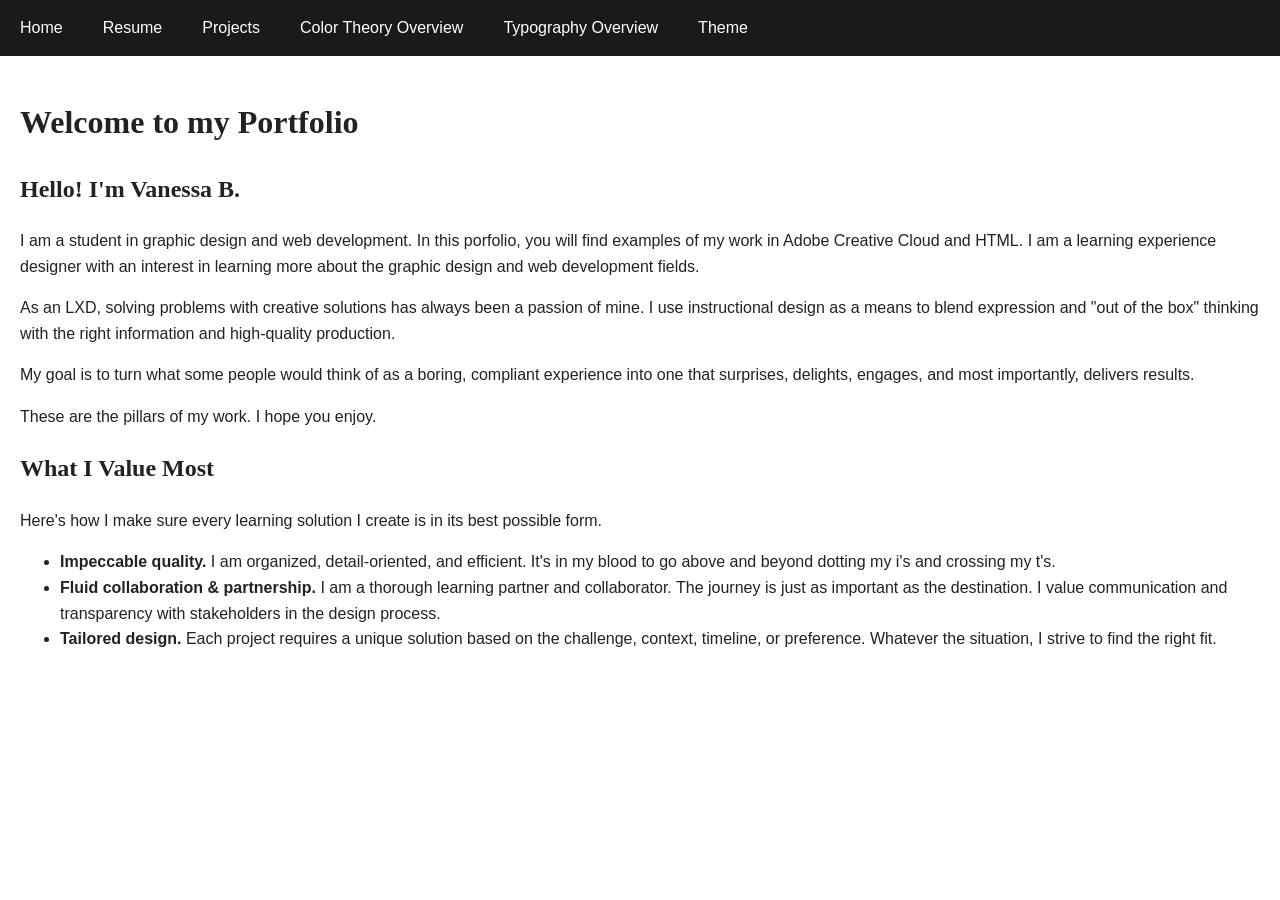
<file: index.html>
<!DOCTYPE html>
<html lang="en">
<head>
    <meta charset="UTF-8">
    <meta name="viewport" content="width=device-width, initial-scale=1.0">
    <link rel="stylesheet" href="sitewide.css">
   <script src="sitewide.js"></script>

    <title>My Portolio</title>
</head>
 <nav class="navbar">
        <ul class="nav-menu">

            <li><a href="index.html">Home</a></li>

            <li><a href="resume.html">Resume</a></li>

             <li class="dropdown">
                <a href="projects.html">Projects</a>
                <ul class="dropdown-menu">
                    <li><a href="Projects/vogue.html">Digital Magazine Cover Design</a></li>
                    <li><a href="Projects/brand.html">Branding Package</a></li>
                    <li><a href="Projects/banner.html">Interactive Banner</a></li>
                    <li><a href="Projects/productad.html">Product Ad</a></li>
                </ul>
             </li>
            <li class="dropdown">
                <a href="color-theory-overview.html">Color Theory Overview</a>
                <ul class="dropdown-menu">
                    <li><a href="Color%20Theory%20Overview/color-themes.html">Color Themes</a></li>
                    <li><a href="Color%20Theory%20Overview/color-theory-article.html">Color Theory Article</a></li>
                </ul>
            </li>

            <li class="dropdown">
                <a href="typography-overview.html">Typography Overview</a>
                <ul class="dropdown-menu">
                    <li><a href="Typography%20Overview/font-types.html">Typography Font Types</a></li>
                    <li><a href="Typography%20Overview/typography-article.html">Typography Article</a></li>
                </ul>
            </li>
             <li class="dropdown theme-dropdown">
                 <a href="#">Theme</a>
                <ul class="dropdown-menu">
                    <li class="flyout">
                        <a href="#">Mode</a>
                        <ul class="flyout-menu">
                            <li><a href="#" class="theme-option" data-theme="light">Light</a></li>
                            <li><a href="#" class="theme-option" data-theme="dark">Dark</a></li>
                        </ul>
                    </li>
                    <li class="flyout">
                        <a href="#">Font Size</a>
                        <ul class="flyout-menu">
                            <li><a href="#" class="font-size-option" data-size="small">Small</a></li>
                            <li><a href="#" class="font-size-option" data-size="medium">Medium</a></li>
                            <li><a href="#" class="font-size-option" data-size="large">Large</a></li>
                        </ul>
                    </li>
                </ul>
            </li>
        </ul>
    </nav>
    <main>
    <h1>Welcome to my Portfolio</h1>
    <h2>Hello! I'm Vanessa B.</h2>
    <p>I am a student in graphic design and web development. In this porfolio, you will find
        examples of my work in Adobe Creative Cloud and HTML. I am a learning experience designer
        with an interest in learning more about the graphic design and web development fields.<p>
       
    <p>As an LXD, solving problems with creative solutions has always been a passion of mine. 
    I use instructional design as a means to blend expression and "out of the box" 
    thinking with the right information and high-quality production.</p>

   <p> My goal is to turn what some people would think of as a boring, 
    compliant experience into one that surprises, delights, engages, 
    and most importantly, delivers results.</p>

    <p>These are the pillars of my work. I hope you enjoy. </p>

    <h2> What I Value Most</h2>
    <p>
    Here's how I make sure every learning solution
    I create is in its best possible form.
    </p>
    <ul>
        <li><b>Impeccable quality.</b> I am organized, detail-oriented, and efficient. It's in my blood to go above and beyond dotting my i's and crossing my t's. </li>
        <li><b>Fluid collaboration & partnership.</b> I am a thorough learning partner and collaborator.
The journey is just as important as the destination.
I value communication and transparency with
stakeholders in the design process. </li>
        <li><b>Tailored design.</b> Each project requires a unique solution based on the challenge, context, timeline, or preference. Whatever the situation, I strive
to find the right fit. </li>
</ul>
    </main>
    </html>
</file>
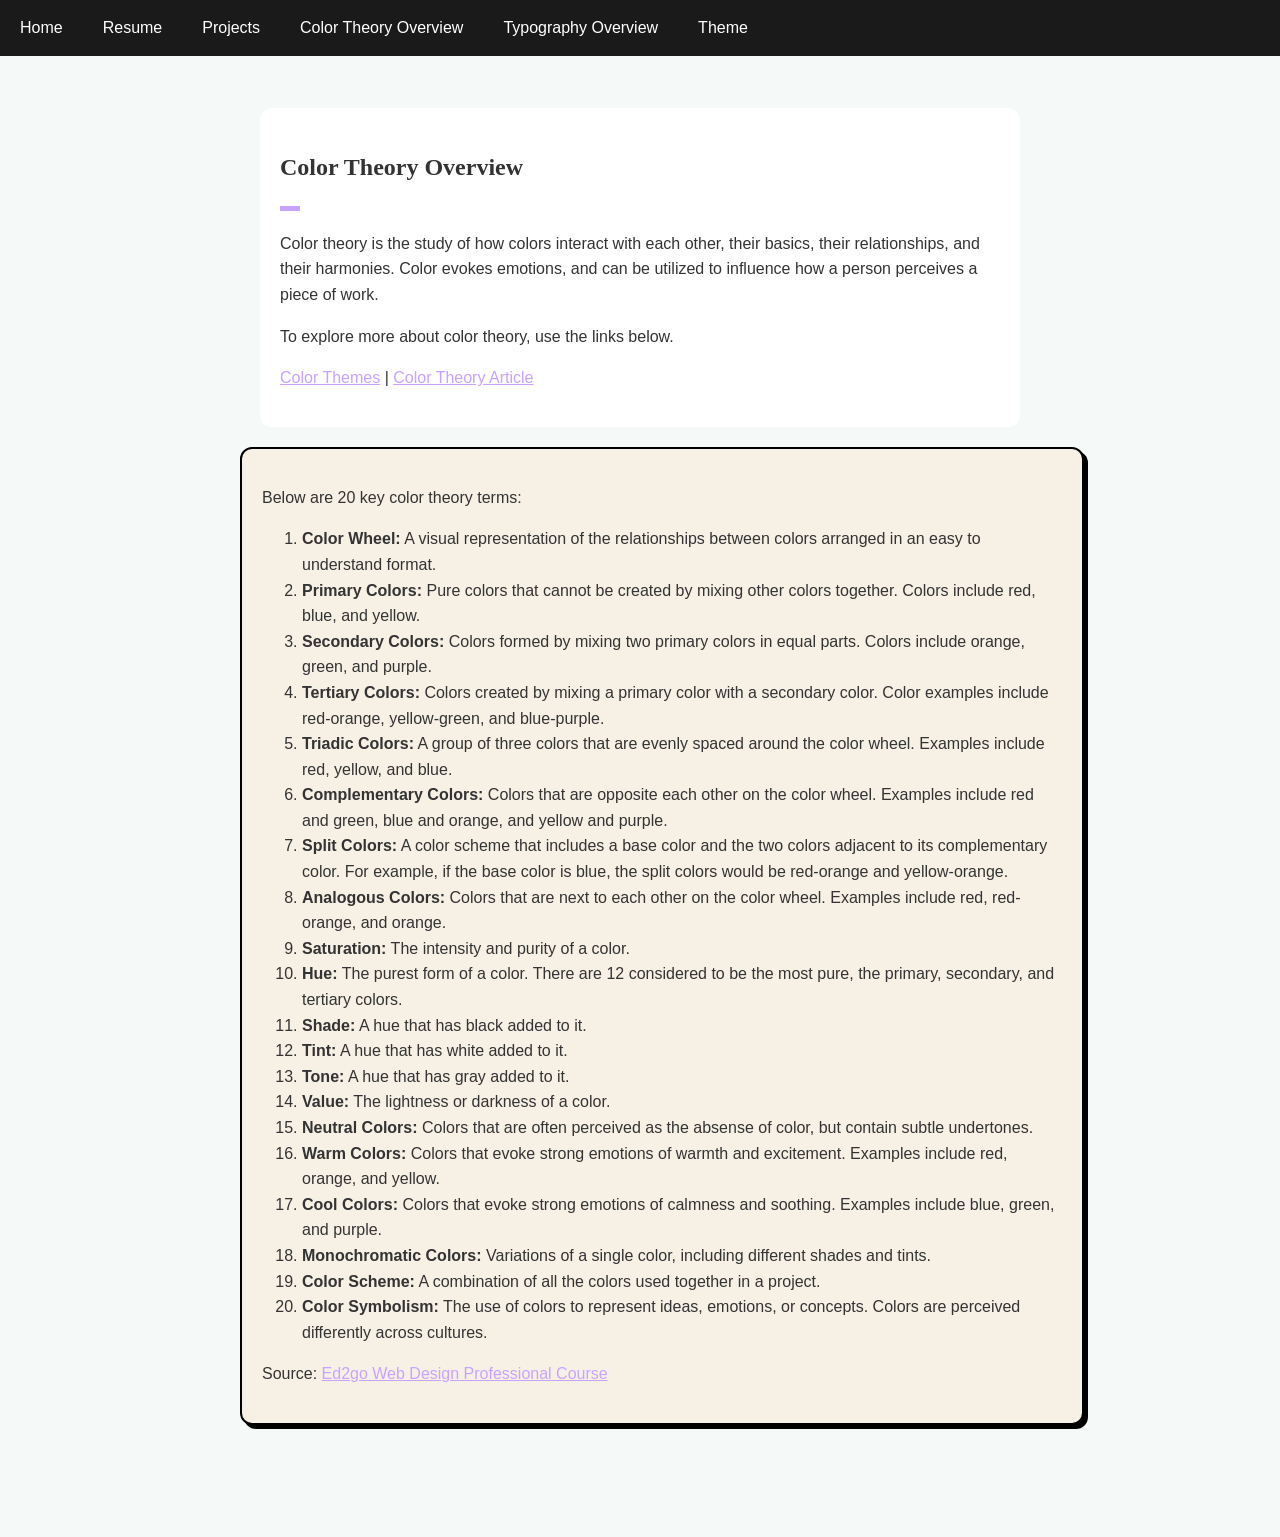
<file: color-theory-overview.html>
<!DOCTYPE html>
<html lang="en">
<head>
    <meta charset="UTF-8">
    <meta name="viewport" content="width=device-width, initial-scale=1.0">
    <link rel="stylesheet" href="sitewide.css">
    <link rel="stylesheet" href="color-and-type.css">
   <script src="sitewide.js"></script>

    <title>My Portolio</title>
</head>
<div>
  <nav class="navbar">
        <ul class="nav-menu">

            <li><a href="index.html">Home</a></li>

            <li><a href="resume.html">Resume</a></li>

          <li class="dropdown">
                <a href="projects.html">Projects</a>
                <ul class="dropdown-menu">
                    <li><a href="Projects/vogue.html">Digital Magazine Cover Design</a></li>
                    <li><a href="Projects/brand.html">Branding Package</a></li>
                    <li><a href="Projects/banner.html">Interactive Banner</a></li>
                    <li><a href="Projects/productad.html">Product Ad</a></li>
                </ul>
             </li>

            <li class="dropdown">
                <a href="color-theory-overview.html">Color Theory Overview</a>
                <ul class="dropdown-menu">
                    <li><a href="Color%20Theory%20Overview/color-themes.html">Color Themes</a></li>
                    <li><a href="Color%20Theory%20Overview/color-theory-article.html">Color Theory Article</a></li>
                </ul>
            </li>

            <li class="dropdown">
                <a href="typography-overview.html">Typography Overview</a>
                <ul class="dropdown-menu">
                    <li><a href="Typography%20Overview/font-types.html">Typography Font Types</a></li>
                    <li><a href="Typography%20Overview/typography-article.html">Typography Article</a></li>
                </ul>
            </li>
             <li class="dropdown theme-dropdown">
                 <a href="#">Theme</a>
                <ul class="dropdown-menu">
                    <li class="flyout">
                        <a href="#">Mode</a>
                        <ul class="flyout-menu">
                            <li><a href="#" class="theme-option" data-theme="light">Light</a></li>
                            <li><a href="#" class="theme-option" data-theme="dark">Dark</a></li>
                        </ul>
                    </li>
                    <li class="flyout">
                        <a href="#">Font Size</a>
                        <ul class="flyout-menu">
                            <li><a href="#" class="font-size-option" data-size="small">Small</a></li>
                            <li><a href="#" class="font-size-option" data-size="medium">Medium</a></li>
                            <li><a href="#" class="font-size-option" data-size="large">Large</a></li>
                        </ul>
                    </li>
                </ul>
            </li>
        </ul>
    </nav>
</div>
<div class="wrapper">
<article>
 <div class="text-box">
<h1>Color Theory Overview</h1>
<p> Color theory is the study of how colors interact with each other, their basics, their relationships, and their harmonies. Color evokes emotions, and can be utilized to influence how a person perceives a piece of work.</p> 
<p> To explore more about color theory, use the links below.</p>
<p> <a href="Color%20Theory%20Overview/color-themes.html">Color Themes</a> |
<a href="Color%20Theory%20Overview/color-theory-article.html">Color Theory Article</a></p>
</div>
</article>
<main>
<p>Below are 20 key color theory terms:</p>

<ol>
<li><strong>Color Wheel:</strong> A visual representation of the relationships between colors arranged in an easy to understand format.</li>
<li><strong>Primary Colors:</strong> Pure colors that cannot be created by mixing other colors together. Colors include red, blue, and yellow.</li>
<li><strong>Secondary Colors:</strong> Colors formed by mixing two primary colors in equal parts. Colors include orange, green, and purple.</li>
<li><strong>Tertiary Colors:</strong> Colors created by mixing a primary color with a secondary color. Color examples include red-orange, yellow-green, and blue-purple.</li>
<li><strong>Triadic Colors:</strong> A group of three colors that are evenly spaced around the color wheel. Examples include red, yellow, and blue.</li>
<li><strong>Complementary Colors:</strong> Colors that are opposite each other on the color wheel. Examples include red and green, blue and orange, and yellow and purple.</li>
<li><strong>Split Colors:</strong> A color scheme that includes a base color and the two colors adjacent to its complementary color. For example, if the base color is blue, the split colors would be red-orange and yellow-orange.</li>
<li><strong>Analogous Colors:</strong> Colors that are next to each other on the color wheel. Examples include red, red-orange, and orange.</li>
<li><strong>Saturation:</strong> The intensity and purity of a color.</li>
<li><strong>Hue:</strong> The purest form of a color. There are 12 considered to be the most pure, the primary, secondary, and tertiary colors.</li>
<li><strong>Shade:</strong> A hue that has black added to it.</li>
<li><strong>Tint:</strong> A hue that has white added to it.</li>
<li><strong>Tone:</strong> A hue that has gray added to it.</li>
<li><strong>Value:</strong> The lightness or darkness of a color.</li>
<li><strong>Neutral Colors:</strong> Colors that are often perceived as the absense of color, but contain subtle undertones.</li>
<li><strong>Warm Colors:</strong> Colors that evoke strong emotions of warmth and excitement. Examples include red, orange, and yellow.</li>
<li><strong>Cool Colors:</strong> Colors that evoke strong emotions of calmness and soothing. Examples include blue, green, and purple.</li>
<li><strong>Monochromatic Colors:</strong> Variations of a single color, including different shades and tints.</li>
<li><strong>Color Scheme:</strong> A combination of all the colors used together in a project.</li>
<li><strong>Color Symbolism:</strong> The use of colors to represent ideas, emotions, or concepts. Colors are perceived differently across cultures.</li>
</ol>

<p> Source: <a href="https://www.ed2go.com/courses/computer-science/programming/ctp/web-design-professional">Ed2go Web Design Professional Course</a></p>
</main>
</div>
</file>
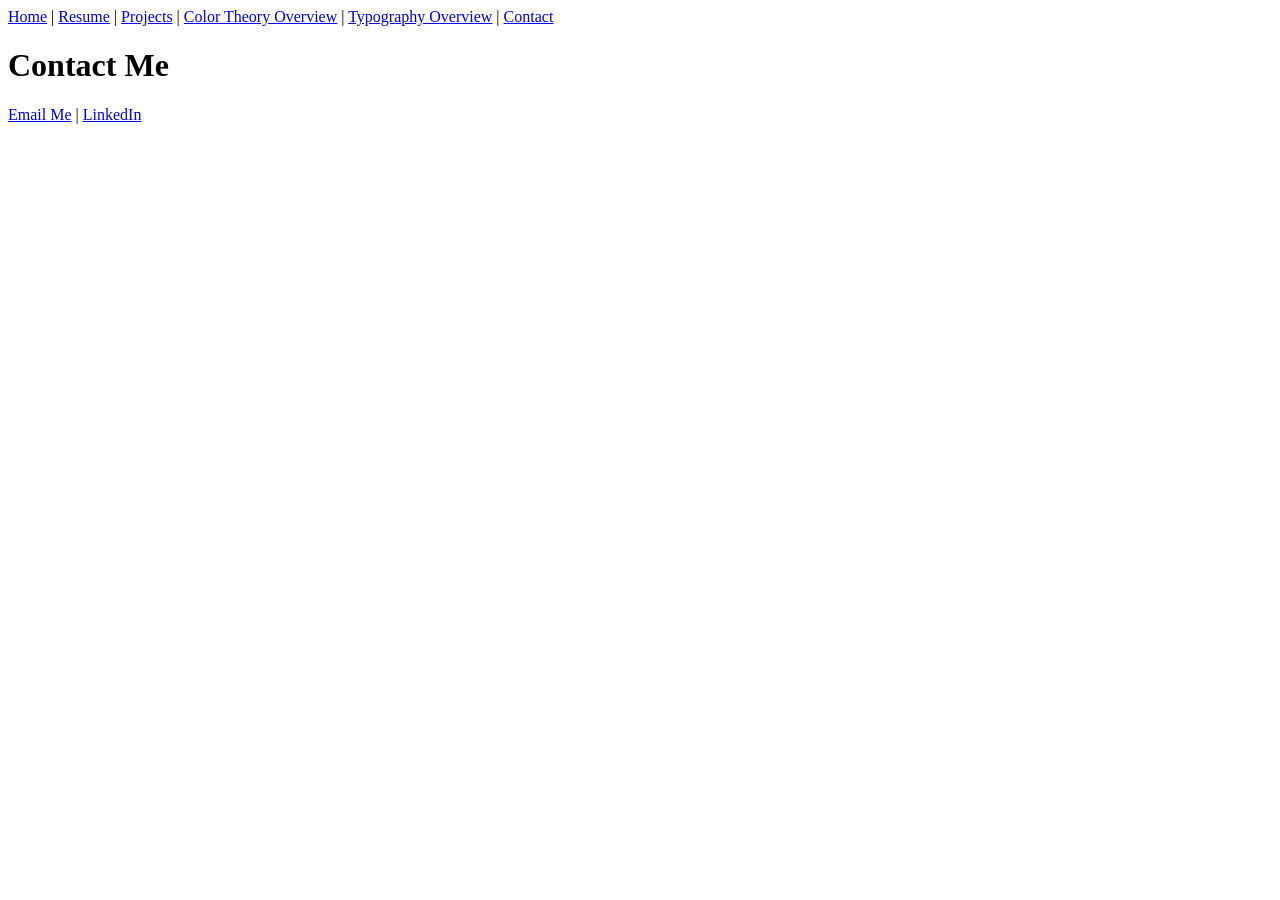
<file: contact.html>
<!DOCTYPE html>
<html lang="en">
<head>
    <meta charset="UTF-8">
    <meta name="viewport" content="width=device-width, initial-scale=1.0">
    <title>My Portolio</title>
</head>
<div>
    <a href="index.html">Home</a> |
    <a href="resume.html">Resume</a> |
    <a href="projects.html">Projects</a> |
    <a href="color-theory-overview.html">Color Theory Overview</a> |
    <a href="typography-overview.html">Typography Overview</a> |
    <a href="contact.html">Contact</a>

</div>
    <h1>Contact Me</h1>
    <a href="mailto:example@email.com">Email Me</a> |
    <a href="https://www.linkedin.com/in/vanessa-berghoff">LinkedIn</a>
</file>
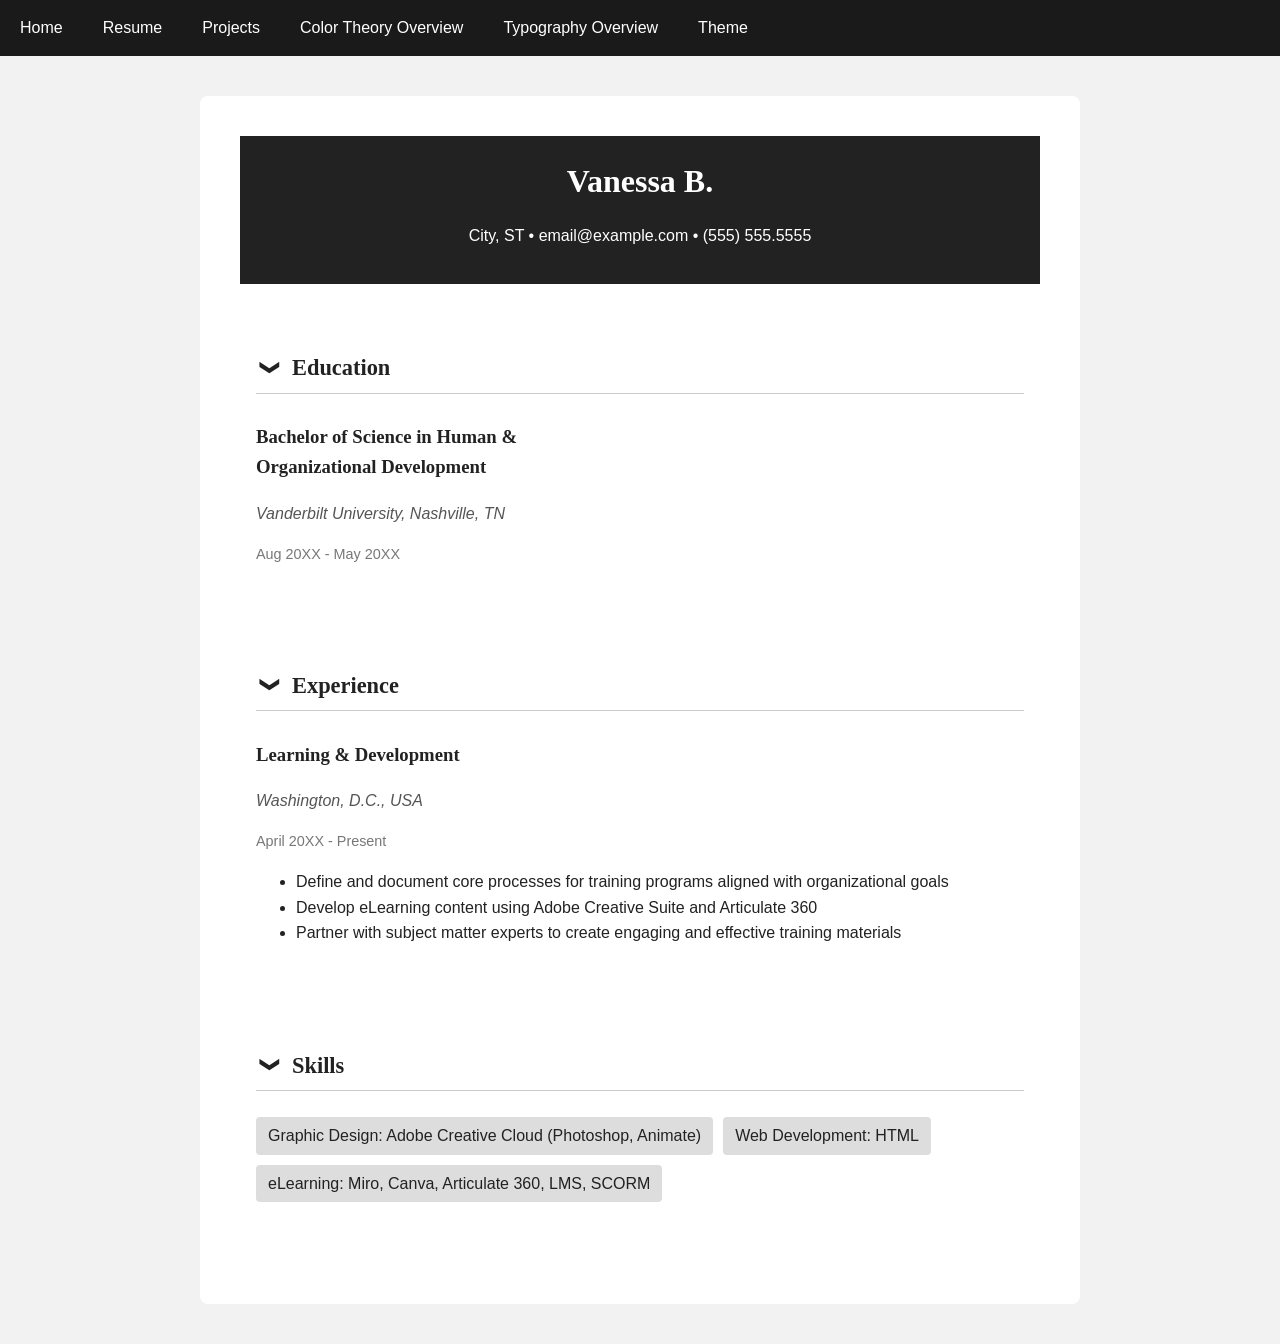
<file: resume.html>
<!DOCTYPE html>
<html lang="en">
<head>
    <meta charset="UTF-8">
    <meta name="viewport" content="width=device-width, initial-scale=1.0">
    <link rel="stylesheet" href="sitewide.css">
    <script src="sitewide.js"></script>

    <title>My Portolio</title>
    <link rel="stylesheet" href="resume.css">
</head>
<div>
     <nav class="navbar">
        <ul class="nav-menu">

            <li><a href="index.html">Home</a></li>

            <li><a href="resume.html">Resume</a></li>

            <li class="dropdown">
                <a href="projects.html">Projects</a>
                <ul class="dropdown-menu">
                    <li><a href="Projects/vogue.html">Digital Magazine Cover Design</a></li>
                    <li><a href="Projects/brand.html">Branding Package</a></li>
                    <li><a href="Projects/banner.html">Interactive Banner</a></li>
                    <li><a href="Projects/productad.html">Product Ad</a></li>
                </ul>
             </li>
            <li class="dropdown">
                <a href="color-theory-overview.html">Color Theory Overview</a>
                <ul class="dropdown-menu">
                    <li><a href="Color%20Theory%20Overview/color-themes.html">Color Themes</a></li>
                    <li><a href="Color%20Theory%20Overview/color-theory-article.html">Color Theory Article</a></li>
                </ul>
            </li>

            <li class="dropdown">
                <a href="typography-overview.html">Typography Overview</a>
                <ul class="dropdown-menu">
                    <li><a href="Typography%20Overview/font-types.html">Typography Font Types</a></li>
                    <li><a href="Typography%20Overview/typography-article.html">Typography Article</a></li>
                </ul>
            </li>
             <li class="dropdown theme-dropdown">
                 <a href="#">Theme</a>
                <ul class="dropdown-menu">
                    <li class="flyout">
                        <a href="#">Mode</a>
                        <ul class="flyout-menu">
                            <li><a href="#" class="theme-option" data-theme="light">Light</a></li>
                            <li><a href="#" class="theme-option" data-theme="dark">Dark</a></li>
                        </ul>
                    </li>
                    <li class="flyout">
                        <a href="#">Font Size</a>
                        <ul class="flyout-menu">
                            <li><a href="#" class="font-size-option" data-size="small">Small</a></li>
                            <li><a href="#" class="font-size-option" data-size="medium">Medium</a></li>
                            <li><a href="#" class="font-size-option" data-size="large">Large</a></li>
                        </ul>
                    </li>
                </ul>
            </li>
        </ul>
    </nav>

</div>

<body>


 <div class="resume">

    <header class= "header">
     <h1>Vanessa B.</h1>
     <p>City, ST • email@example.com • (555) 555.5555</p>
    </header>

    <section class="section">
    <h2>Education</h2>
    <div class="item">
        <h3>Bachelor of Science in Human & <br>
        Organizational Development</h3>
        <p class="company">Vanderbilt University, Nashville, TN</p>   
        <p class="dates">Aug 20XX - May 20XX</p>
     </div>
    </section>
    
    <section class="section">
    <h2>Experience</h2>
    <div class="item">
        <h3>Learning & Development</h3>
        <p class="company">Washington, D.C., USA</p>
        <p class="dates">April 20XX - Present</p>
        <ul>
            <li>Define and document core processes for training programs aligned with organizational goals</li>
            <li>Develop eLearning content using Adobe Creative Suite and Articulate 360</li>
            <li>Partner with subject matter experts to create engaging and effective training materials</li>
    </ul>
    </div>
    </section>

    <section class="section">
    <h2>Skills</h2>
    <ul class="skills">
        <li>Graphic Design: Adobe Creative Cloud (Photoshop, Animate)</li>
        <li>Web Development: HTML</li>
        <li>eLearning: Miro, Canva, Articulate 360, LMS, SCORM</li>
    </ul>
    </section>
</div>
    
    <!-- JS Collapsible Sections -->
<script>
document.querySelectorAll('.section').forEach(section => {
    const header = section.querySelector('h2');

    // Insert arrow
    const arrow = document.createElement('span');
    arrow.classList.add('arrow');
    arrow.textContent = "❯"; 
    header.prepend(arrow);

    // Wrap section content
    const content = document.createElement('div');
    content.classList.add('section-content');

    while (header.nextSibling) {
        content.appendChild(header.nextSibling);
    }

    section.appendChild(content);

    // Click behavior
    header.addEventListener('click', () => {
        section.classList.toggle('collapsed');
    });
});
</script>
</body>

</html>
</file>
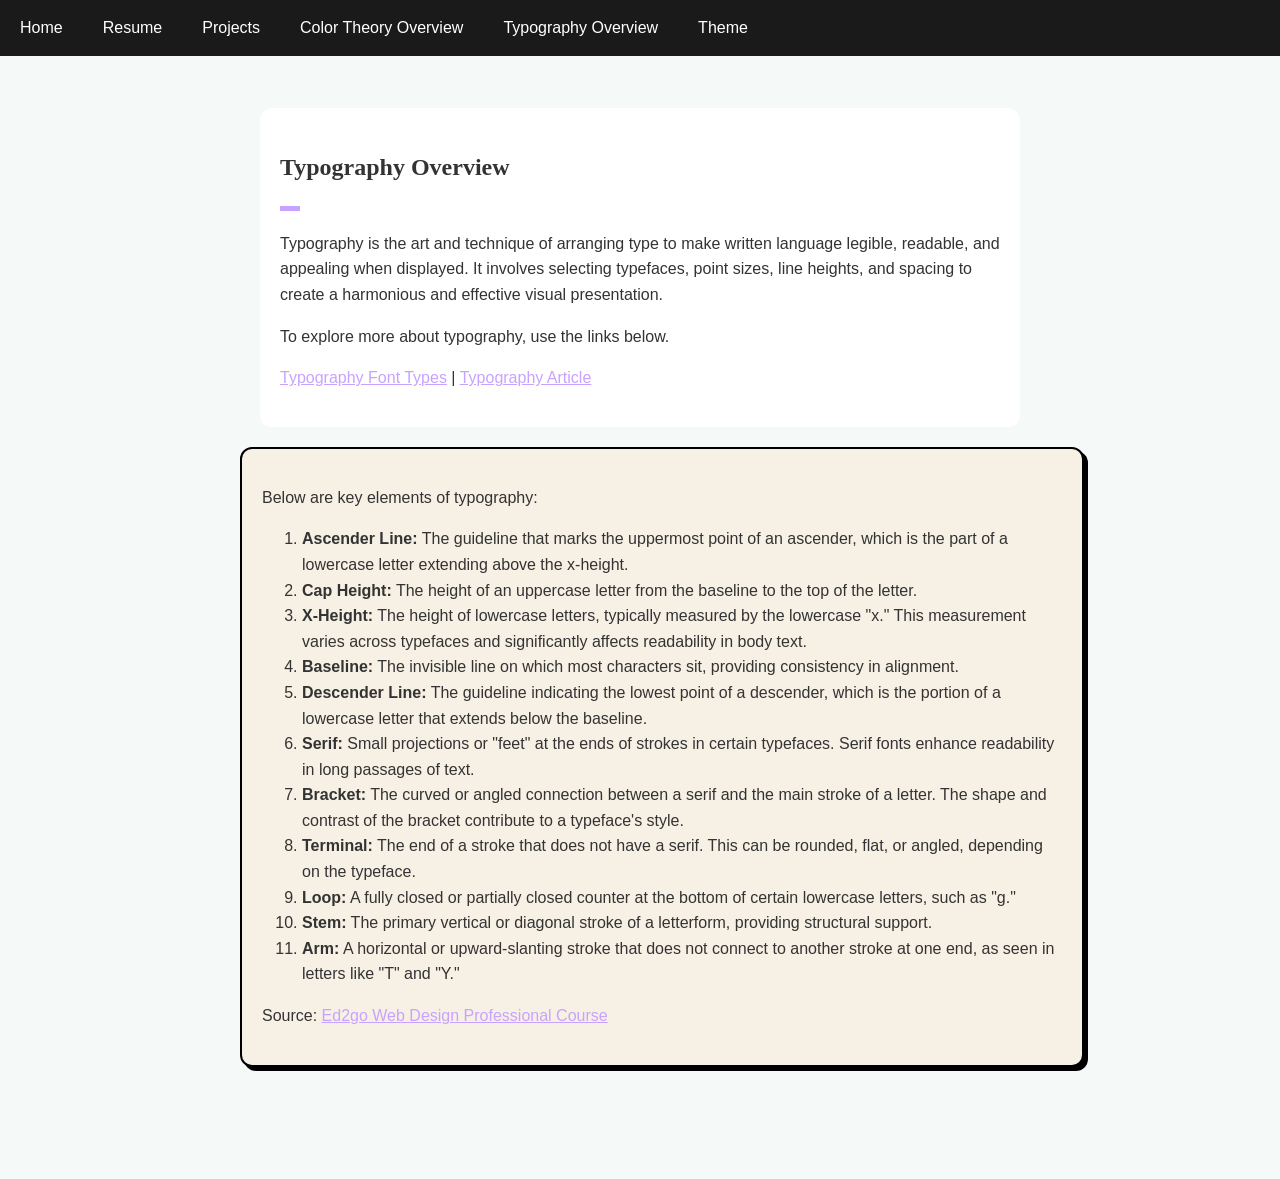
<file: typography-overview.html>
<!DOCTYPE html>
<html lang="en">
<head>
    <meta charset="UTF-8">
    <meta name="viewport" content="width=device-width, initial-scale=1.0">
    <link rel="stylesheet" href="sitewide.css">
    <link rel="stylesheet" href="color-and-type.css">
    <script src="sitewide.js"></script>
    <title>My Portolio</title>
</head>
<div>
    <nav class="navbar">
        <ul class="nav-menu">

            <li><a href="index.html">Home</a></li>

            <li><a href="resume.html">Resume</a></li>

       <li class="dropdown">
                <a href="projects.html">Projects</a>
                <ul class="dropdown-menu">
                    <li><a href="Projects/vogue.html">Digital Magazine Cover Design</a></li>
                    <li><a href="Projects/brand.html">Branding Package</a></li>
                    <li><a href="Projects/banner.html">Interactive Banner</a></li>
                    <li><a href="Projects/productad.html">Product Ad</a></li>
                </ul>
             </li>
            <li class="dropdown">
                <a href="color-theory-overview.html">Color Theory Overview</a>
                <ul class="dropdown-menu">
                    <li><a href="Color%20Theory%20Overview/color-themes.html">Color Themes</a></li>
                    <li><a href="Color%20Theory%20Overview/color-theory-article.html">Color Theory Article</a></li>
                </ul>
            </li>

            <li class="dropdown">
                <a href="typography-overview.html">Typography Overview</a>
                <ul class="dropdown-menu">
                    <li><a href="Typography%20Overview/font-types.html">Typography Font Types</a></li>
                    <li><a href="Typography%20Overview/typography-article.html">Typography Article</a></li>
                </ul>
            </li>
             <li class="dropdown theme-dropdown">
                 <a href="#">Theme</a>
                <ul class="dropdown-menu">
                    <li class="flyout">
                        <a href="#">Mode</a>
                        <ul class="flyout-menu">
                            <li><a href="#" class="theme-option" data-theme="light">Light</a></li>
                            <li><a href="#" class="theme-option" data-theme="dark">Dark</a></li>
                        </ul>
                    </li>
                    <li class="flyout">
                        <a href="#">Font Size</a>
                        <ul class="flyout-menu">
                            <li><a href="#" class="font-size-option" data-size="small">Small</a></li>
                            <li><a href="#" class="font-size-option" data-size="medium">Medium</a></li>
                            <li><a href="#" class="font-size-option" data-size="large">Large</a></li>
                        </ul>
                    </li>
                </ul>
            </li>
        </ul>
    </nav>
</div>
<div class="wrapper">
<article>
    <div class="text-box">
<h1>Typography Overview</h1>
<p> Typography is the art and technique of arranging type to make written language legible, readable, and appealing when displayed. It involves selecting typefaces, point sizes, line heights, and spacing to create a harmonious and effective visual presentation.</p>
<p> To explore more about typography, use the links below.</p>
<p> <a href="Typography%20Overview/font-types.html">Typography Font Types</a> |
<a href="Typography%20Overview/typography-article.html">Typography Article</a></p>
    </div>
</article>
<main>
<p>Below are key elements of typography:</p>

<ol>
<li><strong>Ascender Line:</strong> The guideline that marks the uppermost point of an ascender, which is the part of a lowercase letter extending above the x-height.</li>
<li><strong>Cap Height:</strong> The height of an uppercase letter from the baseline to the top of the letter.</li>
<li><strong>X-Height:</strong> The height of lowercase letters, typically measured by the lowercase "x." This measurement varies across typefaces and significantly affects readability in body text.</li>
<li><strong>Baseline:</strong> The invisible line on which most characters sit, providing consistency in alignment.</li>
<li><strong>Descender Line:</strong> The guideline indicating the lowest point of a descender, which is the portion of a lowercase letter that extends below the baseline.</li>
<li><strong>Serif:</strong> Small projections or "feet" at the ends of strokes in certain typefaces. Serif fonts enhance readability in long passages of text.</li>
<li><strong>Bracket:</strong> The curved or angled connection between a serif and the main stroke of a letter. The shape and contrast of the bracket contribute to a typeface&#39;s style.</li>
<li><strong>Terminal:</strong> The end of a stroke that does not have a serif. This can be rounded, flat, or angled, depending on the typeface.</li>
<li><strong>Loop:</strong> A fully closed or partially closed counter at the bottom of certain lowercase letters, such as "g."</li>
<li><strong>Stem:</strong> The primary vertical or diagonal stroke of a letterform, providing structural support.</li>
<li><strong>Arm:</strong> A horizontal or upward-slanting stroke that does not connect to another stroke at one end, as seen in letters like "T" and "Y."</li>
</ol>

<p> Source: <a href="https://www.ed2go.com/courses/computer-science/programming/ctp/web-design-professional">Ed2go Web Design Professional Course</a></p>
</main>
</div>
</file>
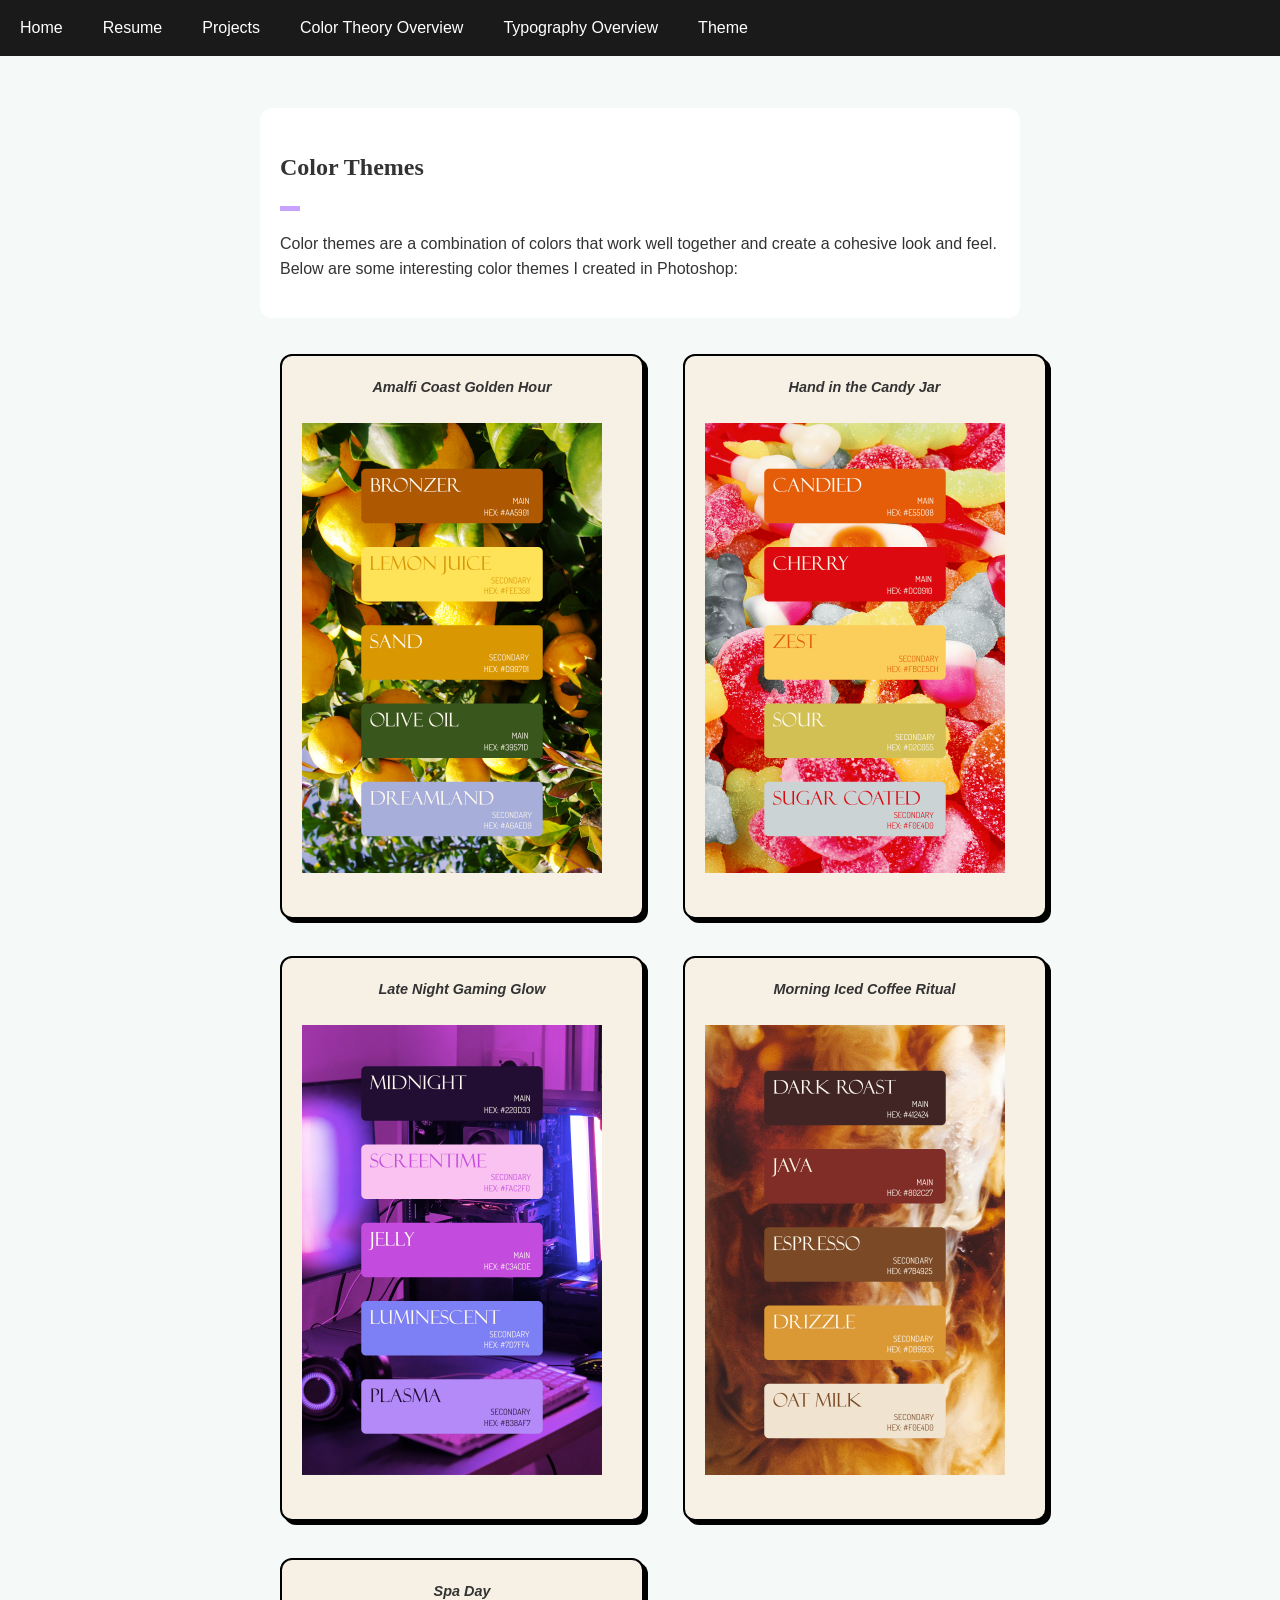
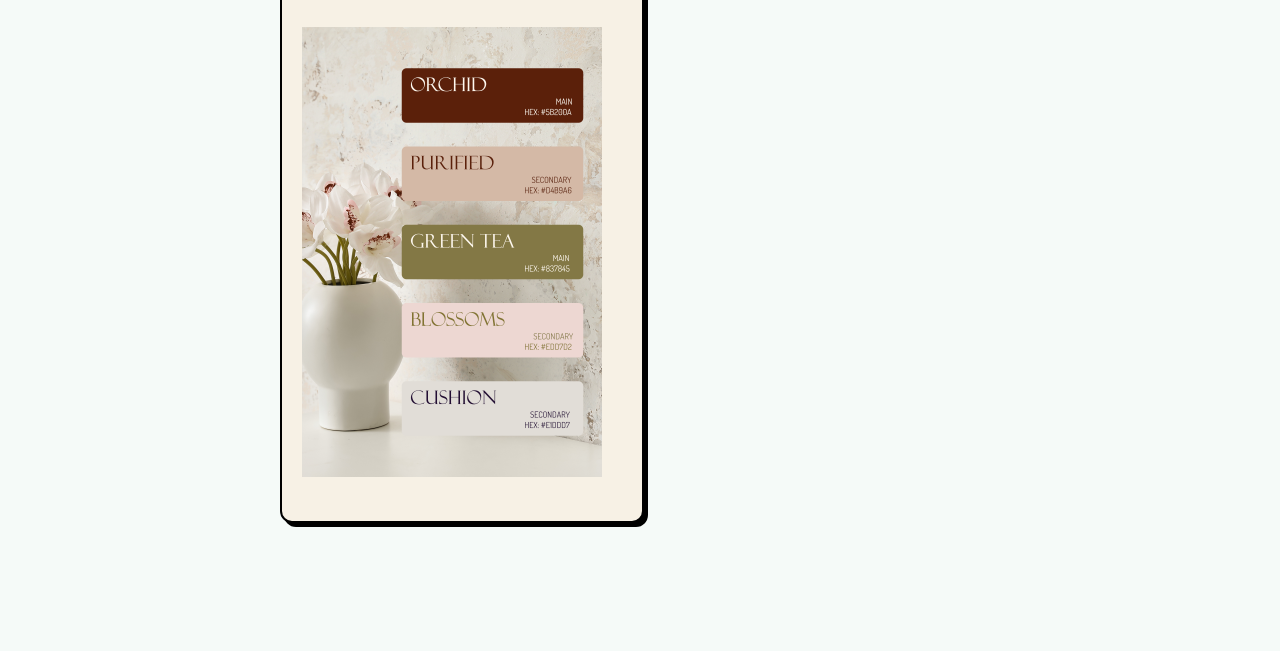
<file: Color Theory Overview/color-themes.html>
<!DOCTYPE html>
<html lang="en">
<head>
    <meta charset="UTF-8">
    <meta name="viewport" content="width=device-width, initial-scale=1.0">
    <link rel="stylesheet" href="../sitewide.css">
    <link rel="stylesheet" href="../color-themes.css">
    <link rel="stylesheet" href="../color-and-type.css">
     
    <title>My Portolio</title>
</head>
<div>
      <nav class="navbar">
        <ul class="nav-menu">

            <li><a href="../index.html">Home</a></li>

            <li><a href="../resume.html">Resume</a></li>


            <li class="dropdown">
                <a href="../projects.html">Projects</a>
                <ul class="dropdown-menu">
                    <li><a href="../Projects/vogue.html">Digital Magazine Cover Design</a></li>
                    <li><a href="../Projects/brand.html">Branding Package</a></li>
                    <li><a href="../Projects/banner.html">Interactive Banner</a></li>
                    <li><a href="../Projects/productad.html">Product Ad</a></li>
                </ul>
                </li>
            <li class="dropdown">
                <a href="../color-theory-overview.html">Color Theory Overview</a>
                <ul class="dropdown-menu">
                    <li><a href="color-themes.html">Color Themes</a></li>
                    <li><a href="color-theory-article.html">Color Theory Article</a></li>
                </ul>
            </li>

            <li class="dropdown">
                <a href="../typography-overview.html">Typography Overview</a>
                <ul class="dropdown-menu">
                    <li><a href="../Typography%20Overview/font-types.html">Typography Font Types</a></li>
                    <li><a href="../Typography%20Overview/typography-article.html">Typography Article</a></li>
                </ul>
            </li>
             <li class="dropdown theme-dropdown">
                 <a href="#">Theme</a>
                <ul class="dropdown-menu">
                    <li class="flyout">
                        <a href="#">Mode</a>
                        <ul class="flyout-menu">
                            <li><a href="#" class="theme-option" data-theme="light">Light</a></li>
                            <li><a href="#" class="theme-option" data-theme="dark">Dark</a></li>
                        </ul>
                    </li>
                    <li class="flyout">
                        <a href="#">Font Size</a>
                        <ul class="flyout-menu">
                            <li><a href="#" class="font-size-option" data-size="small">Small</a></li>
                            <li><a href="#" class="font-size-option" data-size="medium">Medium</a></li>
                            <li><a href="#" class="font-size-option" data-size="large">Large</a></li>
                        </ul>
                    </li>
                </ul>
            </li>
        </ul>
    </nav>

</div>
<body>
<div class="wrapper">
<article>
    <div class="text-box">
<h1>Color Themes</h1>
<p>Color themes are a combination of colors that work well together and create a cohesive look and feel. Below are some interesting color themes I created in Photoshop:</p>
    </div>
</article>
<div class="gallery">
    <figure class="item">
        <figcaption>Amalfi Coast Golden Hour</figcaption>
        <img src="Images/amalfi-coast-golden-hour.png" alt="Amalfi Coast Golden Hour">
    </figure>
    <figure class="item">
        <figcaption>Hand in the Candy Jar</figcaption>
        <img src="Images/hand-in-the-candy-jar.png" alt="Hand in the Candy Jar">
    </figure>
    <figure class="item">
        <figcaption>Late Night Gaming Glow</figcaption>
        <img src="Images/late-night-gaming-glow.png" alt="Late Night Gaming Glow">
    </figure>
    <figure class="item">
        <figcaption>Morning Iced Coffee Ritual</figcaption>
        <img src="Images/morning-iced-coffee-ritual.png" alt="Morning Iced Coffee Ritual">
    </figure>
    <figure class="item">
        <figcaption>Spa Day</figcaption>
        <img src="Images/spa-day.png" alt="Spa Day">
    </figure>
</div>
</div>
<!-- Theme dropdown -->
<script src="../sitewide.js"></script>


</body>
</file>
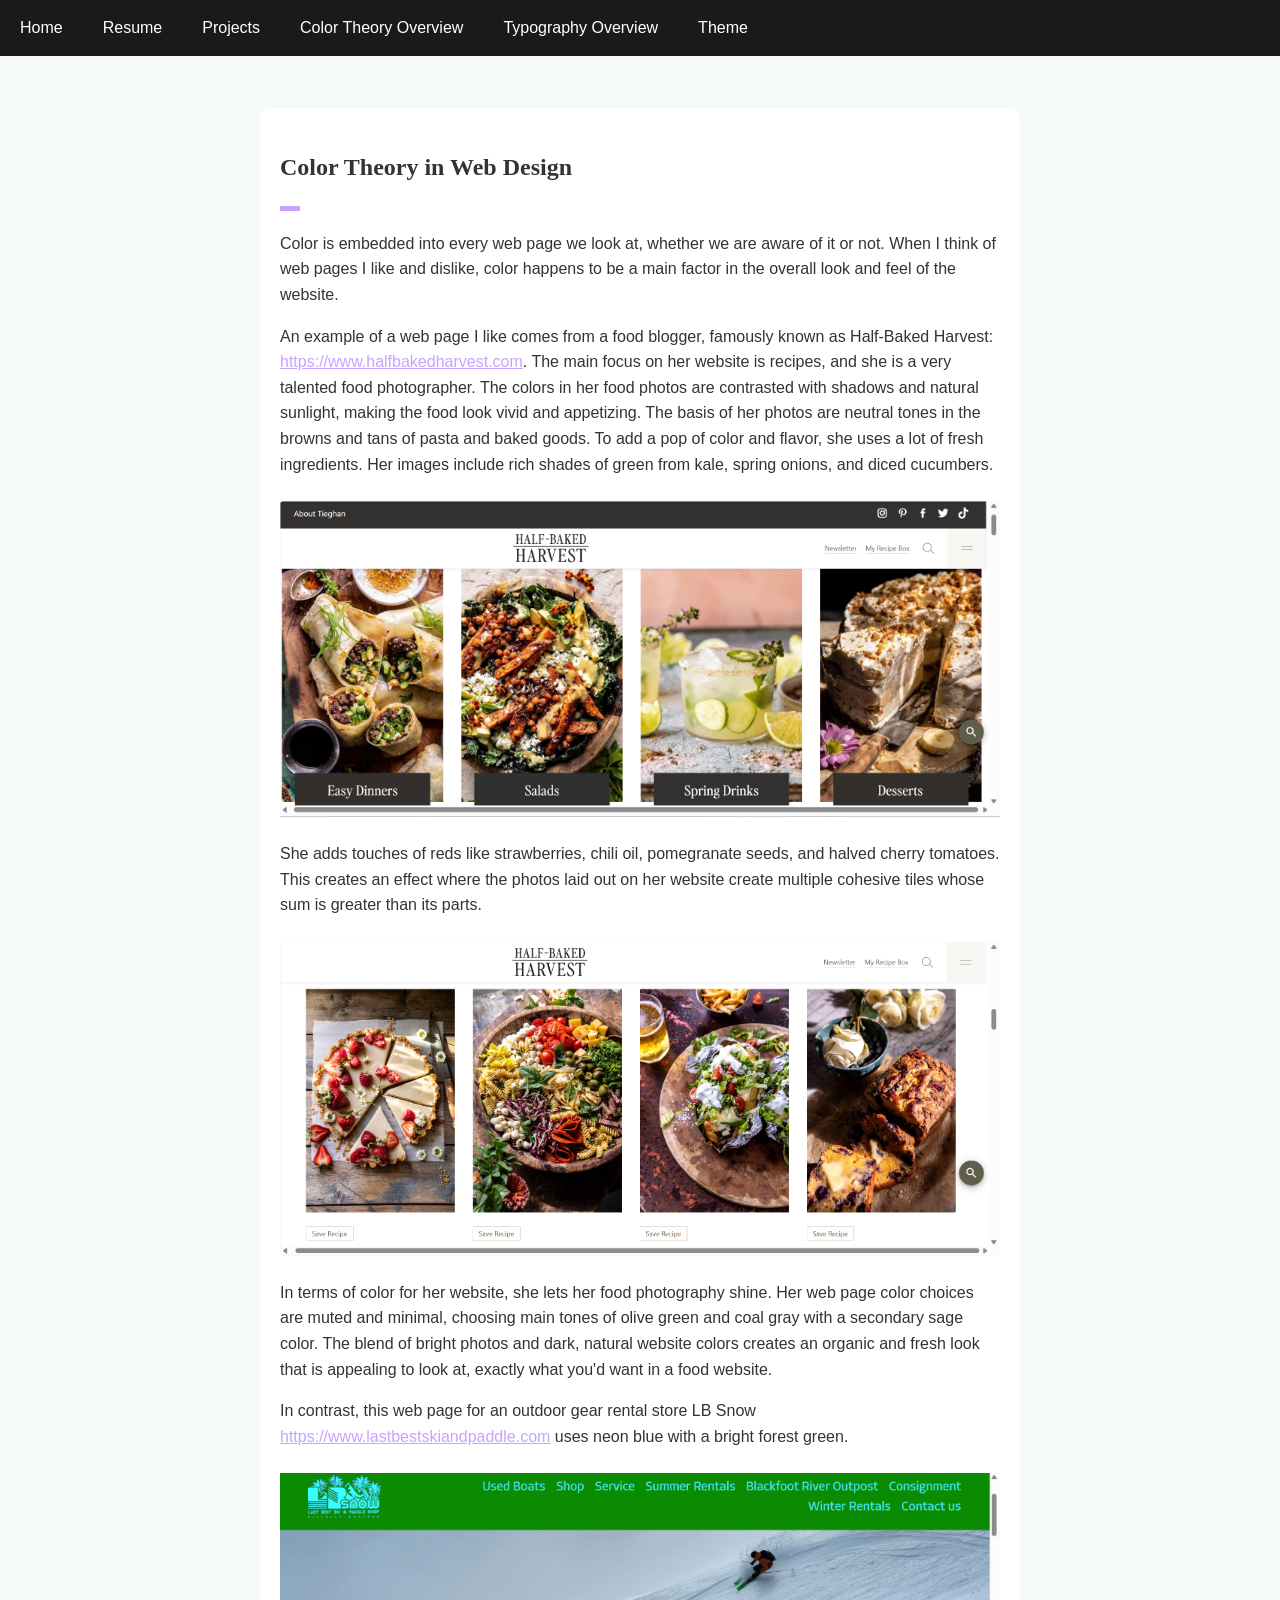
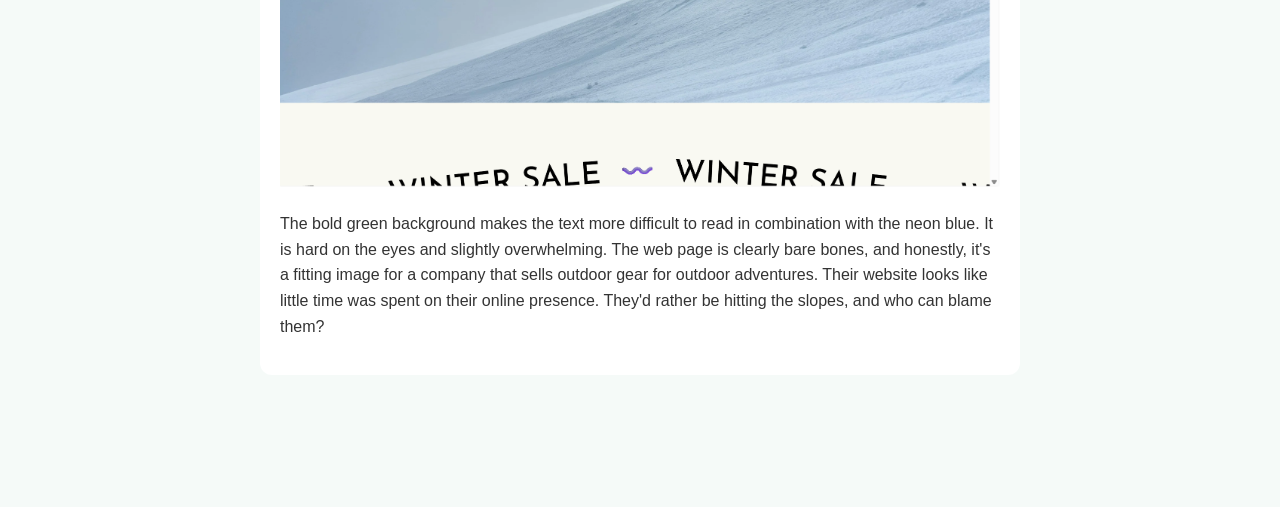
<file: Color Theory Overview/color-theory-article.html>
<!DOCTYPE html>
<html lang="en">
<head>
    <meta charset="UTF-8">
    <meta name="viewport" content="width=device-width, initial-scale=1.0">
    <link rel="stylesheet" href="../sitewide.css">
        <link rel="stylesheet" href="../color-and-type.css">
   <script src="../sitewide.js"></script>

        <title>My Portolio</title>
</head>
<div>
     <nav class="navbar">
        <ul class="nav-menu">

            <li><a href="../index.html">Home</a></li>

            <li><a href="../resume.html">Resume</a></li>

            <li class="dropdown">
                <a href="../projects.html">Projects</a>
                <ul class="dropdown-menu">
                    <li><a href="../Projects/vogue.html">Digital Magazine Cover Design</a></li>
                    <li><a href="../Projects/brand.html">Branding Package</a></li>
                    <li><a href="../Projects/banner.html">Interactive Banner</a></li>
                    <li><a href="../Projects/productad.html">Product Ad</a></li>
                </ul>
            </li>
            <li class="dropdown">
                <a href="../color-theory-overview.html">Color Theory Overview</a>
                <ul class="dropdown-menu">
                    <li><a href="color-themes.html">Color Themes</a></li>
                    <li><a href="color-theory-article.html">Color Theory Article</a></li>
                </ul>
            </li>

            <li class="dropdown">
                <a href="../typography-overview.html">Typography Overview</a>
                <ul class="dropdown-menu">
                    <li><a href="../Typography%20Overview/font-types.html">Typography Font Types</a></li>
                    <li><a href="../Typography%20Overview/typography-article.html">Typography Article</a></li>
                </ul>
            </li>
             <li class="dropdown theme-dropdown">
                 <a href="#">Theme</a>
                <ul class="dropdown-menu">
                    <li class="flyout">
                        <a href="#">Mode</a>
                        <ul class="flyout-menu">
                            <li><a href="#" class="theme-option" data-theme="light">Light</a></li>
                            <li><a href="#" class="theme-option" data-theme="dark">Dark</a></li>
                        </ul>
                    </li>
                    <li class="flyout">
                        <a href="#">Font Size</a>
                        <ul class="flyout-menu">
                            <li><a href="#" class="font-size-option" data-size="small">Small</a></li>
                            <li><a href="#" class="font-size-option" data-size="medium">Medium</a></li>
                            <li><a href="#" class="font-size-option" data-size="large">Large</a></li>
                        </ul>
                    </li>
                </ul>
            </li>
        </ul>
    </nav>

</div>
<div class="wrapper">
<article>
    <div class="text-box">
<h1>Color Theory in Web Design</h1>
<p>Color is embedded into every web page we look at, whether we are aware of it or not. When I
     think of web pages I like and dislike, color happens to be a main factor in the overall 
     look and feel of the website. </p>

<p>An example of a web page I like comes from a food blogger, famously known as Half-Baked 
    Harvest: <a href="https://www.halfbakedharvest.com" target="_blank">https://www.halfbakedharvest.com</a>. 
    The main focus on her website is recipes, and she is a very talented food photographer. The
     colors in her food photos are contrasted with shadows and natural sunlight, making the food
      look vivid and appetizing. The basis of her photos are neutral tones in the browns and 
      tans of pasta and baked goods. To add a pop of color and flavor, she uses a lot of fresh
       ingredients. Her images include rich shades of green from kale, spring onions, and diced
        cucumbers.</p>

<p><img src="Images/HBH-website.png" alt="Half-Baked Harvest Website" width="1080"></p>

<p>She adds touches of reds like strawberries, chili oil, pomegranate seeds, and halved cherry 
    tomatoes. This creates an effect where the photos laid out on her website create multiple 
    cohesive tiles whose sum is greater than its parts.  </p>

<p><img src="Images/HBH-reds.png" alt="Half-Baked Harvest Reds" width="1080"></p>

<p>In terms of color for her website, she lets her food photography shine. Her web page color 
    choices are muted and minimal, choosing main tones of olive green and coal gray with a 
    secondary sage color. The blend of bright photos and dark, natural website colors creates 
    an organic and fresh look that is appealing to look at, exactly what you&#39;d want in a food 
    website.</p>

<p>In contrast, this web page for an outdoor gear rental store LB Snow 
    <a href="https://www.lastbestskiandpaddle.com" target="_blank">https://www.lastbestskiandpaddle.com</a> 
    uses neon blue with a bright forest green. </p>

<p><img src="Images/LBsnow.png" alt="LB Snow Website" width="1080"></p>

<p>The bold green background makes the text more difficult to read in combination with the 
    neon blue. It is hard on the eyes and slightly overwhelming. The web page is clearly bare 
    bones, and honestly, it&#39;s a fitting image for a company that sells outdoor gear for outdoor
     adventures. Their website looks like little time was spent on their online presence. 
     They&#39;d rather be hitting the slopes, and who can blame them?</p>
    </div>
</article>
</div>
</file>
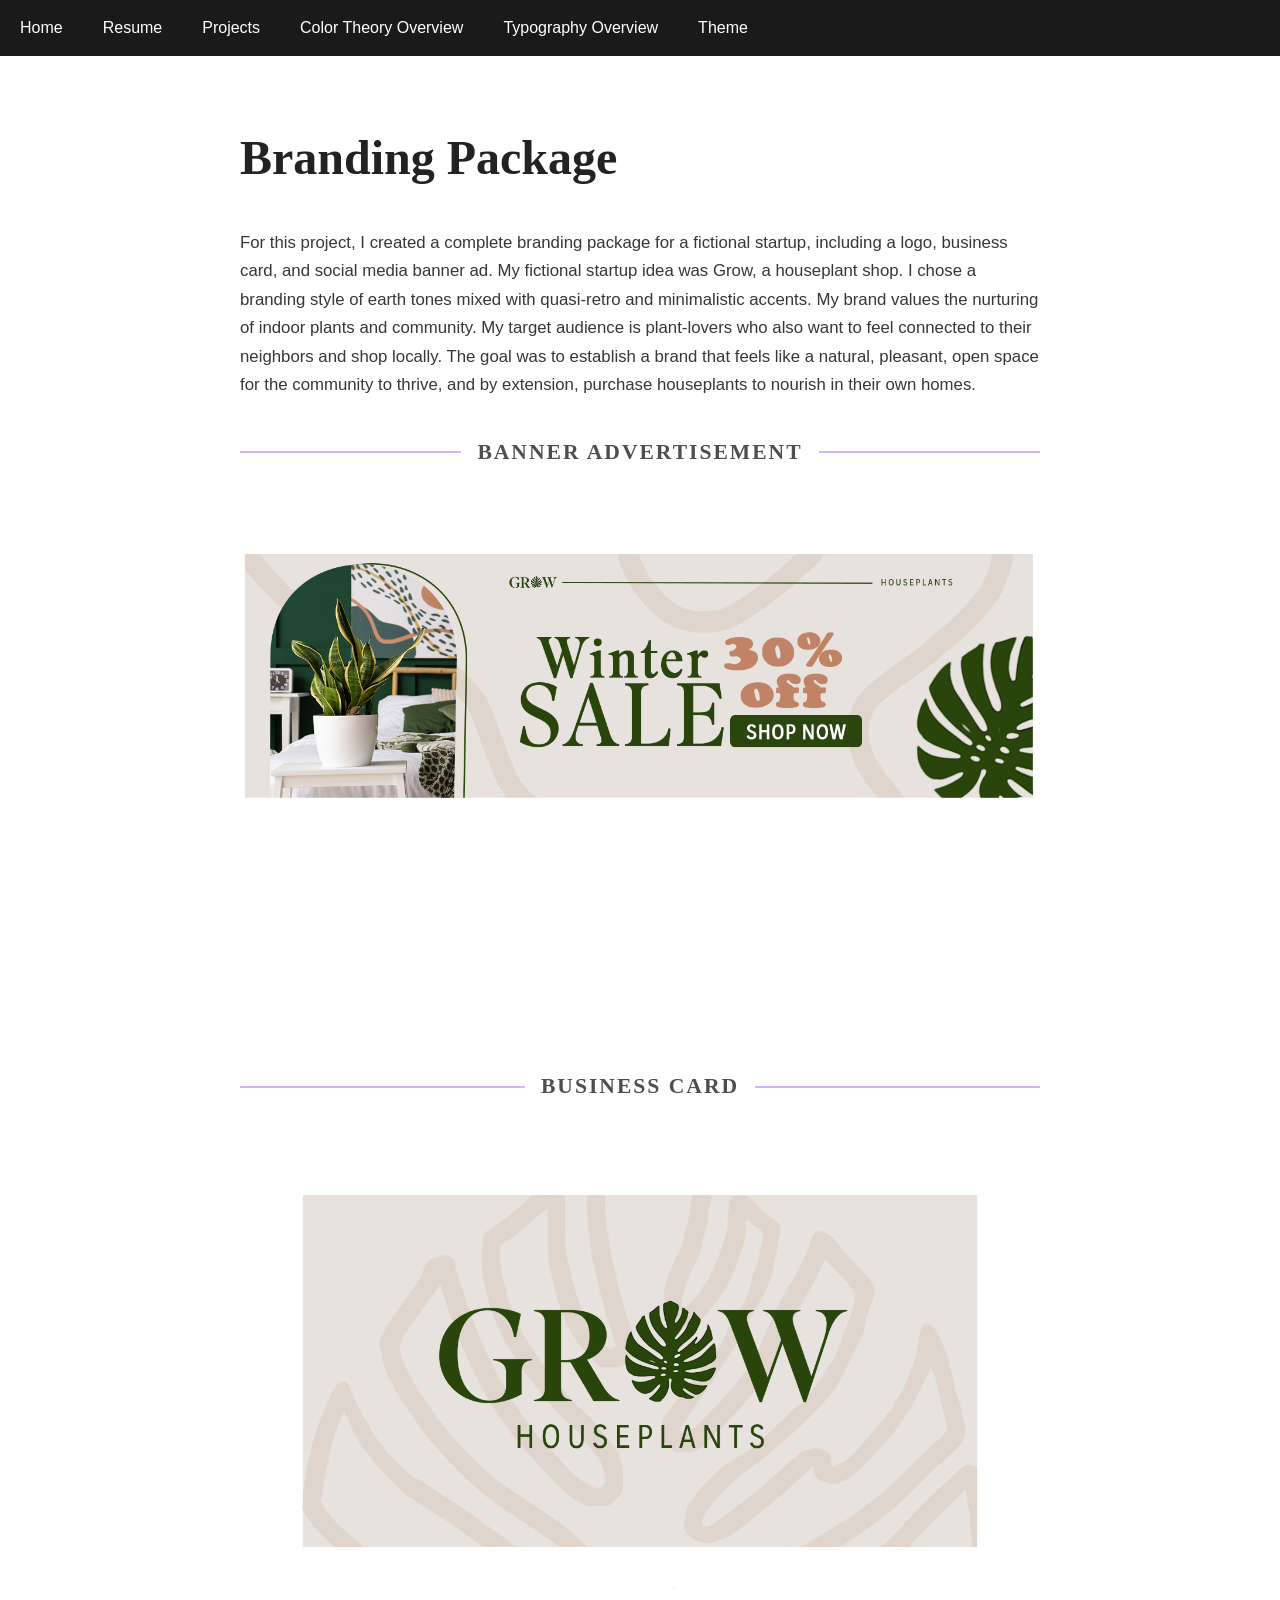
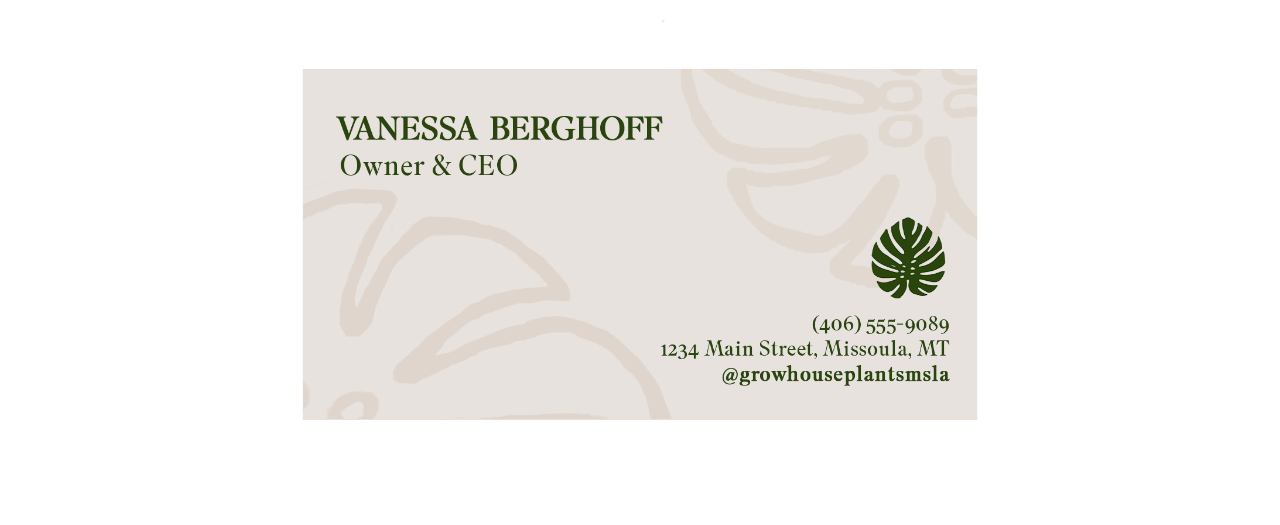
<file: Projects/brand.html>
<!DOCTYPE html>
<html lang="en">
<head>
    <meta charset="UTF-8">
    <meta name="viewport" content="width=device-width, initial-scale=1.0">
    <link rel="stylesheet" href="../sitewide.css">
        <link rel="stylesheet" href="../showcase.css">
   <script src="../sitewide.js"></script>

        <title>My Portolio</title>
</head>
<div>
   <nav class="navbar">
        <ul class="nav-menu">

            <li><a href="../index.html">Home</a></li>

            <li><a href="../resume.html">Resume</a></li>

             <li class="dropdown">
                <a href="../projects.html">Projects</a>
                <ul class="dropdown-menu">
                    <li><a href="../Projects/vogue.html">Digital Magazine Cover Design</a></li>
                    <li><a href="../Projects/brand.html">Branding Package</a></li>
                    <li><a href="../Projects/banner.html">Interactive Banner</a></li>
                    <li><a href="../Projects/productad.html">Product Ad</a></li>
                </ul>
            </li>
            <li class="dropdown">
                <a href="../color-theory-overview.html">Color Theory Overview</a>
                <ul class="dropdown-menu">
                    <li><a href="../Color%20Theory%20Overview/color-themes.html">Color Themes</a></li>
                    <li><a href="../Color%20Theory%20Overview/color-theory-article.html">Color Theory Article</a></li>
                </ul>
            </li>

            <li class="dropdown">
                <a href="../typography-overview.html">Typography Overview</a>
                <ul class="dropdown-menu">
                    <li><a href="../Typography%20Overview/font-types.html">Typography Font Types</a></li>
                    <li><a href="../Typography%20Overview/typography-article.html">Typography Article</a></li>
                </ul>
            </li>
             <li class="dropdown theme-dropdown">
                 <a href="#">Theme</a>
                <ul class="dropdown-menu">
                    <li class="flyout">
                        <a href="#">Mode</a>
                        <ul class="flyout-menu">
                            <li><a href="#" class="theme-option" data-theme="light">Light</a></li>
                            <li><a href="#" class="theme-option" data-theme="dark">Dark</a></li>
                        </ul>
                    </li>
                    <li class="flyout">
                        <a href="#">Font Size</a>
                        <ul class="flyout-menu">
                            <li><a href="#" class="font-size-option" data-size="small">Small</a></li>
                            <li><a href="#" class="font-size-option" data-size="medium">Medium</a></li>
                            <li><a href="#" class="font-size-option" data-size="large">Large</a></li>
                        </ul>
                    </li>
                </ul>
            </li>
        </ul>
    </nav>
</div>
<div class="wrapper">
    <h1 class="title">Branding Package</h1>
    <p class="description">For this project, I created a complete branding package for a
fictional startup, including a logo, business card, and social media banner ad. My fictional
startup idea was Grow, a houseplant shop. I chose a branding style of earth tones mixed
with quasi-retro and minimalistic accents. My brand values the nurturing of indoor plants
and community. My target audience is plant-lovers who also want to feel connected to
their neighbors and shop locally. The goal was to establish a brand that feels like a natural,
pleasant, open space for the community to thrive, and by extension, purchase houseplants
to nourish in their own homes.</p>

    <div class="subtitle">
    <h2>Banner Advertisement</h2>
    </div>


    <img src="Images/banner-ad.png" alt="Plant Shop Banner Ad">


    <div class="subtitle">
    <h2>Business Card</h2>
    </div>

   
    <img src="Images/business-card-front.png" alt="Plant Shop Business Card Front">
    <img src="Images/business-card-back.png" alt="Plant Shop Business Card Back">
    

</div>
</file>
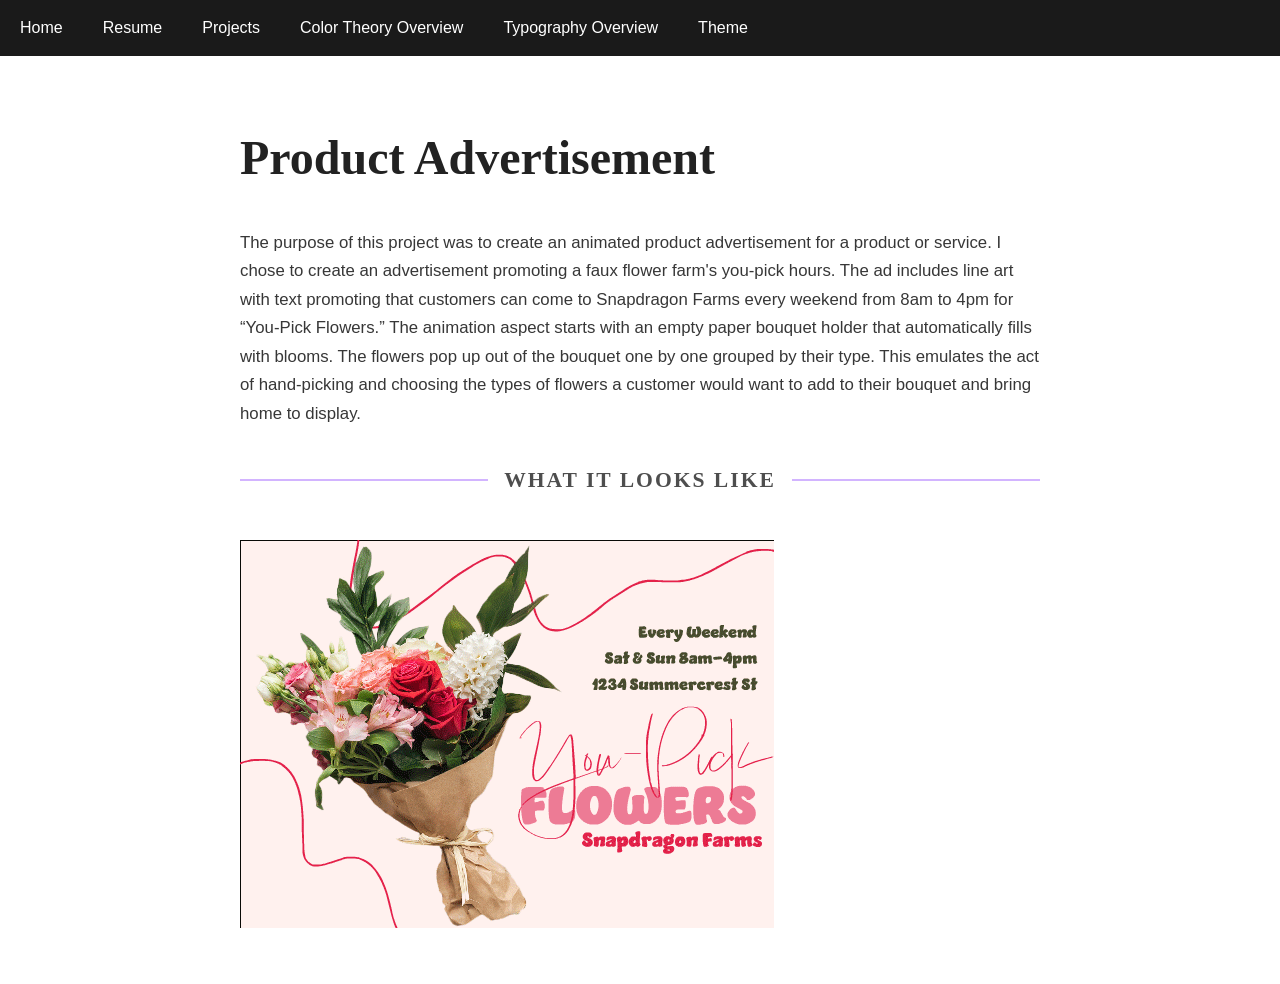
<file: Projects/productad.html>
<!DOCTYPE html>
<html lang="en">
<head>
    <meta charset="UTF-8">
    <meta name="viewport" content="width=device-width, initial-scale=1.0">
    <link rel="stylesheet" href="../sitewide.css">
        <link rel="stylesheet" href="../showcase.css">
   <script src="../sitewide.js"></script>

        <title>My Portolio</title>
</head>
<div>
   <nav class="navbar">
        <ul class="nav-menu">

            <li><a href="../index.html">Home</a></li>

            <li><a href="../resume.html">Resume</a></li>

             <li class="dropdown">
                <a href="../projects.html">Projects</a>
                <ul class="dropdown-menu">
                    <li><a href="../Projects/vogue.html">Digital Magazine Cover Design</a></li>
                    <li><a href="../Projects/brand.html">Branding Package</a></li>
                    <li><a href="../Projects/banner.html">Interactive Banner</a></li>
                    <li><a href="../Projects/productad.html">Product Ad</a></li>
                </ul>
                </li>
            <li class="dropdown">
                <a href="../color-theory-overview.html">Color Theory Overview</a>
                <ul class="dropdown-menu">
                    <li><a href="../Color%20Theory%20Overview/color-themes.html">Color Themes</a></li>
                    <li><a href="../Color%20Theory%20Overview/color-theory-article.html">Color Theory Article</a></li>
                </ul>
            </li>

            <li class="dropdown">
                <a href="../typography-overview.html">Typography Overview</a>
                <ul class="dropdown-menu">
                    <li><a href="../Typography%20Overview/font-types.html">Typography Font Types</a></li>
                    <li><a href="../Typography%20Overview/typography-article.html">Typography Article</a></li>
                </ul>
            </li>
             <li class="dropdown theme-dropdown">
                 <a href="#">Theme</a>
                <ul class="dropdown-menu">
                    <li class="flyout">
                        <a href="#">Mode</a>
                        <ul class="flyout-menu">
                            <li><a href="#" class="theme-option" data-theme="light">Light</a></li>
                            <li><a href="#" class="theme-option" data-theme="dark">Dark</a></li>
                        </ul>
                    </li>
                    <li class="flyout">
                        <a href="#">Font Size</a>
                        <ul class="flyout-menu">
                            <li><a href="#" class="font-size-option" data-size="small">Small</a></li>
                            <li><a href="#" class="font-size-option" data-size="medium">Medium</a></li>
                            <li><a href="#" class="font-size-option" data-size="large">Large</a></li>
                        </ul>
                    </li>
                </ul>
            </li>
        </ul>
    </nav>

</div>
<div class="wrapper">
    <h1 class="title">Product Advertisement</h1>
    <p class="description">The purpose of this project was to create an animated product advertisement for 
        a product or service. I chose to create an advertisement promoting a faux flower farm&#39;s
        you-pick hours. The ad includes line art with text promoting that customers can come 
        to Snapdragon Farms every weekend from 8am to 4pm for “You-Pick Flowers.” The animation
        aspect starts with an empty paper bouquet holder that automatically fills with blooms.
        The flowers pop up out of the bouquet one by one grouped by their type. This emulates
        the act of hand-picking and choosing the types of flowers a customer would want to
        add to their bouquet and bring home to display.</p>
       
     <div class="subtitle">
    <h2>What It Looks Like</h2>
    </div>
    <img src="Images/product-advert-flowers.gif" alt="Product Advertisement Flowers">
</div>
</file>
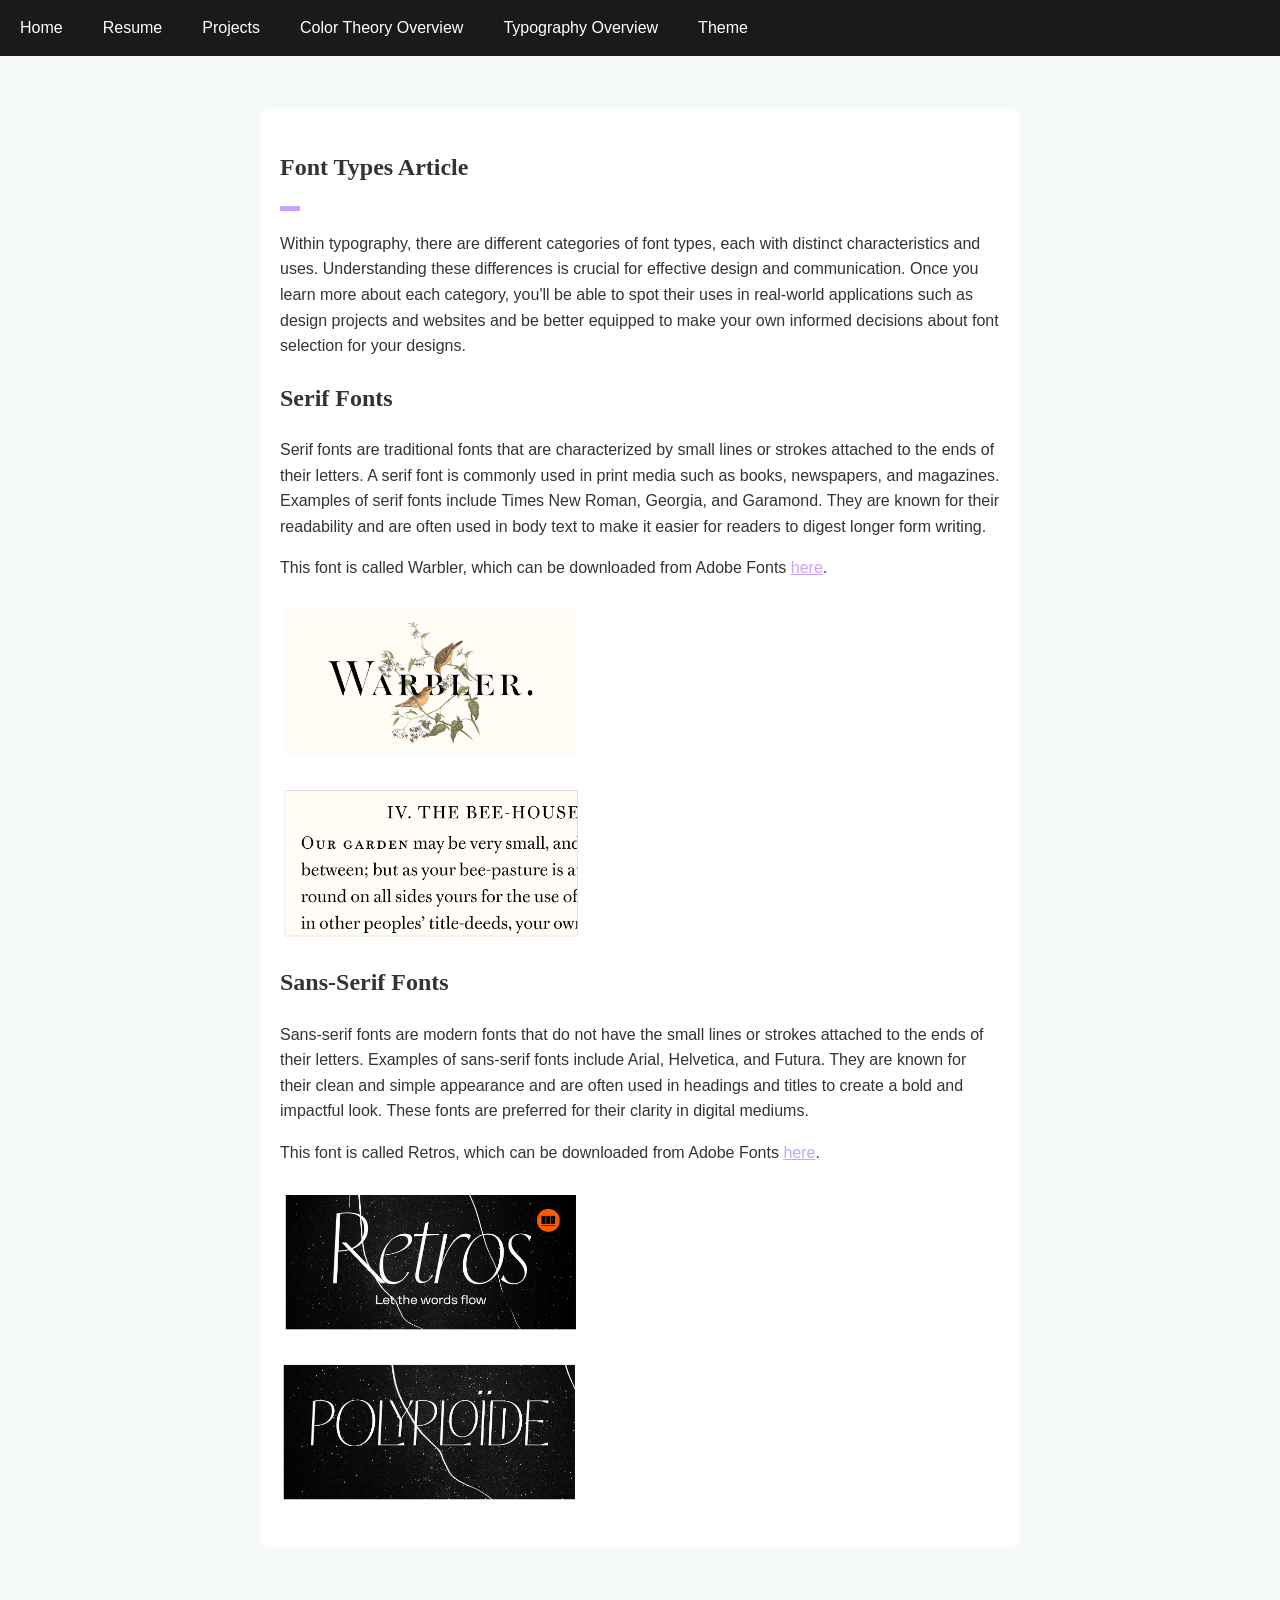
<file: Typography Overview/font-types.html>
<!DOCTYPE html>
<html lang="en">
<head>
    <meta charset="UTF-8">
    <meta name="viewport" content="width=device-width, initial-scale=1.0">
    <link rel="stylesheet" href="../sitewide.css">
        <link rel="stylesheet" href="../color-and-type.css">
   <script src="../sitewide.js"></script>

        <title>My Portolio</title>
</head>
<div>
   <nav class="navbar">
        <ul class="nav-menu">

            <li><a href="../index.html">Home</a></li>

            <li><a href="../resume.html">Resume</a></li>

             <li class="dropdown">
                <a href="../projects.html">Projects</a>
                <ul class="dropdown-menu">
                    <li><a href="../Projects/vogue.html">Digital Magazine Cover Design</a></li>
                    <li><a href="../Projects/brand.html">Branding Package</a></li>
                    <li><a href="../Projects/banner.html">Interactive Banner</a></li>
                    <li><a href="../Projects/productad.html">Product Ad</a></li>
                </ul>
                </li>
            <li class="dropdown">
                <a href="../color-theory-overview.html">Color Theory Overview</a>
                <ul class="dropdown-menu">
                    <li><a href="../Color%20Theory%20Overview/color-themes.html">Color Themes</a></li>
                    <li><a href="../Color%20Theory%20Overview/color-theory-article.html">Color Theory Article</a></li>
                </ul>
            </li>

            <li class="dropdown">
                <a href="../typography-overview.html">Typography Overview</a>
                <ul class="dropdown-menu">
                    <li><a href="font-types.html">Typography Font Types</a></li>
                    <li><a href="typography-article.html">Typography Article</a></li>
                </ul>
            </li>
             <li class="dropdown theme-dropdown">
                 <a href="#">Theme</a>
                <ul class="dropdown-menu">
                    <li class="flyout">
                        <a href="#">Mode</a>
                        <ul class="flyout-menu">
                            <li><a href="#" class="theme-option" data-theme="light">Light</a></li>
                            <li><a href="#" class="theme-option" data-theme="dark">Dark</a></li>
                        </ul>
                    </li>
                    <li class="flyout">
                        <a href="#">Font Size</a>
                        <ul class="flyout-menu">
                            <li><a href="#" class="font-size-option" data-size="small">Small</a></li>
                            <li><a href="#" class="font-size-option" data-size="medium">Medium</a></li>
                            <li><a href="#" class="font-size-option" data-size="large">Large</a></li>
                        </ul>
                    </li>
                </ul>
            </li>

        </ul>
    </nav>

</div>
<div class="wrapper">
<article>
    <div class="text-box">
<h1> Font Types Article</h1>
<p> Within typography, there are different categories of font types, each with distinct characteristics and uses. 
    Understanding these differences is crucial for effective design and communication. Once you learn more about each category,
you'll be able to spot their uses in real-world applications such as design projects and websites and be better equipped to 
make your own informed decisions about font selection for your designs.</p>
<h2>Serif Fonts</h2>
<p>Serif fonts are traditional fonts that are characterized by small lines or strokes attached to the ends of their letters. 
    A serif font is commonly used in print media such as books, newspapers, and magazines. Examples of serif fonts include Times New Roman, Georgia, and Garamond.
    They are known for their readability and are often used in body text to make it easier for readers to digest longer form writing.</p>
<p>This font is called Warbler, which can be downloaded from Adobe Fonts <a href="https://fonts.adobe.com/fonts/warbler" target="_blank">here</a>.</p>
<img src="Images/serif-font-2.png" alt="Serif Font" width="300">
<img src="Images/Serif-font-1.png" alt="Serif Font Warbler" width="300">
<h2>Sans-Serif Fonts</h2>
<p>Sans-serif fonts are modern fonts that do not have the small lines or strokes attached to the ends of their letters. Examples of sans-serif fonts include Arial, Helvetica, and Futura.
    They are known for their clean and simple appearance and are often used in headings and titles to create a bold and impactful look. These fonts are preferred for their clarity in digital mediums.</p>
<p>This font is called Retros, which can be downloaded from Adobe Fonts <a href="https://fonts.adobe.com/fonts/retros" target="_blank">here</a>.</p>
<img src="Images/sans-serif-font-2.png" alt="Sans-Serif Font Retros" width="300">
<img src="Images/Sans-serif-font-1.png" alt="Sans-Serif Font Retros" width="300">
</div>
</article>
</div>
</file>
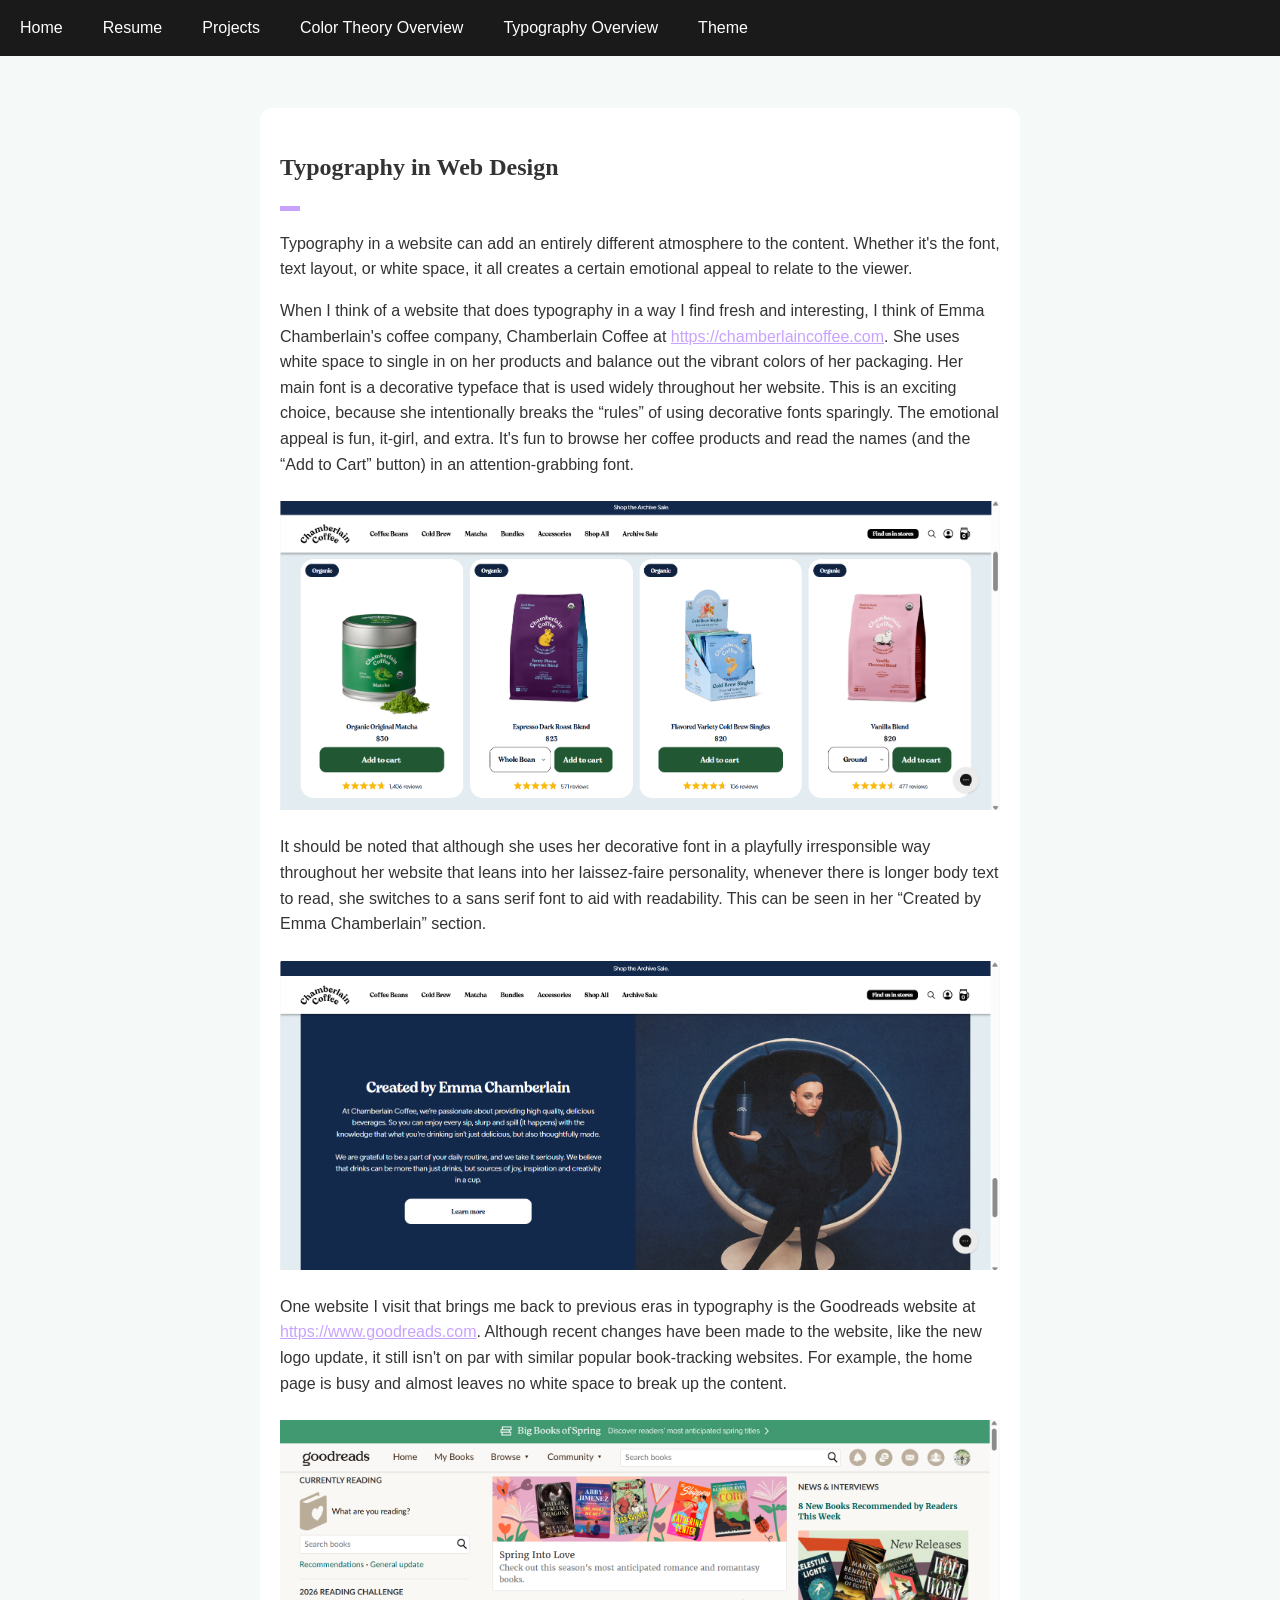
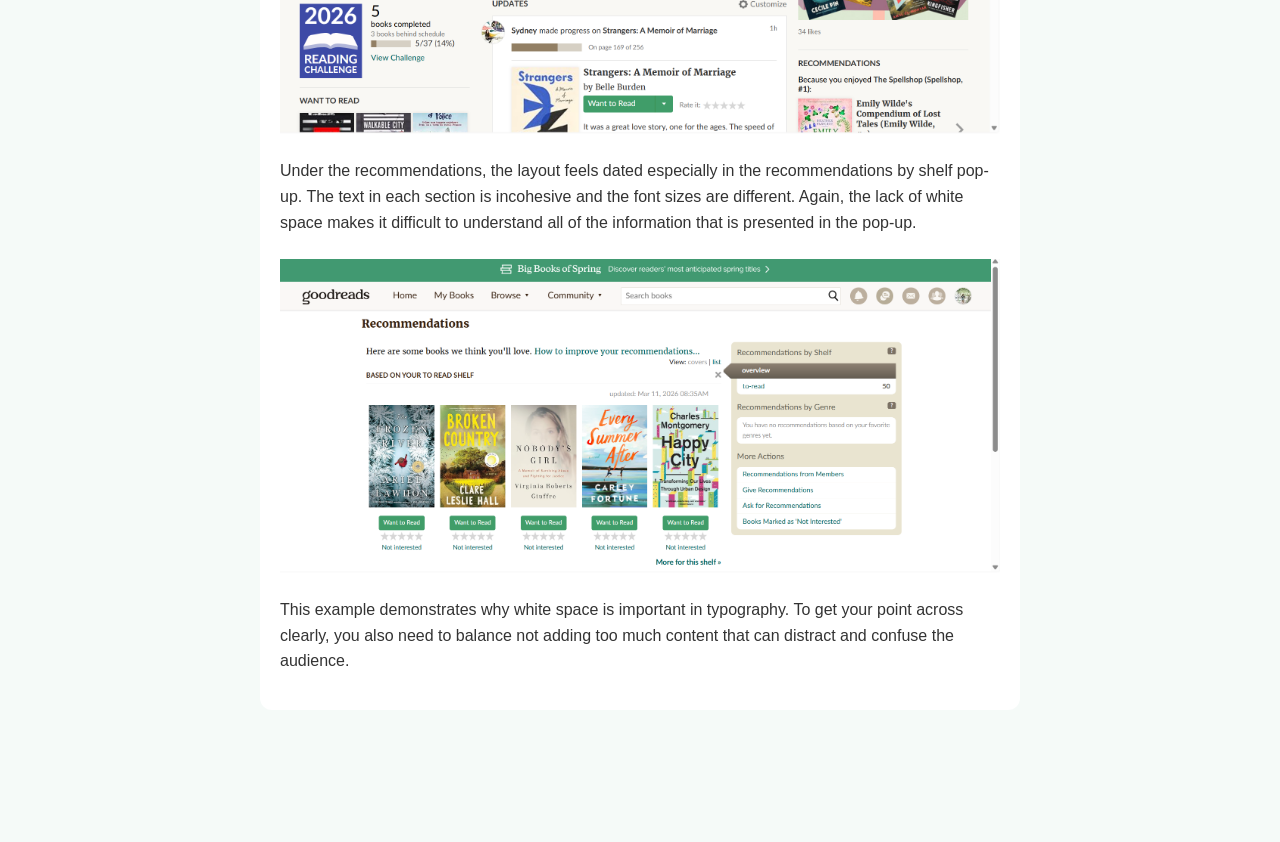
<file: Typography Overview/typography-article.html>
<!DOCTYPE html>
<html lang="en">
<head>
    <meta charset="UTF-8">
    <meta name="viewport" content="width=device-width, initial-scale=1.0">
    <link rel="stylesheet" href="../sitewide.css">
    <link rel="stylesheet" href="../color-and-type.css">
   <script src="../sitewide.js"></script>

    <title>My Portolio</title>
</head>
<div>
   <nav class="navbar">
        <ul class="nav-menu">

            <li><a href="../index.html">Home</a></li>

            <li><a href="../resume.html">Resume</a></li>

            <li class="dropdown">
                <a href="../projects.html">Projects</a>
                <ul class="dropdown-menu">
                    <li><a href="../Projects/vogue.html">Digital Magazine Cover Design</a></li>
                    <li><a href="../Projects/brand.html">Branding Package</a></li>
                    <li><a href="../Projects/banner.html">Interactive Banner</a></li>
                    <li><a href="../Projects/productad.html">Product Ad</a></li>
                </ul>
                </li>
            <li class="dropdown">
                <a href="../color-theory-overview.html">Color Theory Overview</a>
                <ul class="dropdown-menu">
                    <li><a href="../Color%20Theory%20Overview/color-themes.html">Color Themes</a></li>
                    <li><a href="../Color%20Theory%20Overview/color-theory-article.html">Color Theory Article</a></li>
                </ul>
            </li>

            <li class="dropdown">
                <a href="../typography-overview.html">Typography Overview</a>
                <ul class="dropdown-menu">
                    <li><a href="font-types.html">Typography Font Types</a></li>
                    <li><a href="typography-article.html">Typography Article</a></li>
                </ul>
            </li>
             <li class="dropdown theme-dropdown">
                 <a href="#">Theme</a>
                <ul class="dropdown-menu">
                    <li class="flyout">
                        <a href="#">Mode</a>
                        <ul class="flyout-menu">
                            <li><a href="#" class="theme-option" data-theme="light">Light</a></li>
                            <li><a href="#" class="theme-option" data-theme="dark">Dark</a></li>
                        </ul>
                    </li>
                    <li class="flyout">
                        <a href="#">Font Size</a>
                        <ul class="flyout-menu">
                            <li><a href="#" class="font-size-option" data-size="small">Small</a></li>
                            <li><a href="#" class="font-size-option" data-size="medium">Medium</a></li>
                            <li><a href="#" class="font-size-option" data-size="large">Large</a></li>
                        </ul>
                    </li>
                </ul>
            </li>

        </ul>
    </nav>

</div>
<div class="wrapper">
<article>
    <div class="text-box">
<h1>Typography in Web Design</h1>
<p>Typography in a website can add an entirely different atmosphere to the content. 
    Whether it&#39;s the font, text layout, or white space, it all creates a certain emotional 
    appeal to relate to the viewer.</p>

<p>When I think of a website that does typography in a way I find fresh and interesting, I think
     of Emma Chamberlain&#39;s coffee company, Chamberlain Coffee at 
     <a href="https://chamberlaincoffee.com" target="_blank">https://chamberlaincoffee.com</a>.
      She uses white space to single in on her products and balance out the vibrant colors of 
      her packaging. Her main font is a decorative typeface that is used widely throughout her
       website. This is an exciting choice, because she intentionally breaks the “rules” of 
       using decorative fonts sparingly. The emotional appeal is fun, it-girl, and extra. 
       It&#39;s fun to browse her coffee products and read the names (and the “Add to Cart” 
       button) in an attention-grabbing font.</p>

<p><img src="Images/EC-font-products.png" alt="Emma Chamberlain Coffee Products" width="1080"></p>

<p>It should be noted that although she uses her decorative font in a playfully irresponsible 
way throughout her website that leans into her laissez-faire personality, whenever there is 
longer body text to read, she switches to a sans serif font to aid with readability. This can 
be seen in her “Created by Emma Chamberlain” section. </p>

<p><img src="Images/EC-font-created-by.png" alt="Emma Chamberlain Coffee Created by section" width="1080"></p>

<p>One website I visit that brings me back to previous eras in typography is the Goodreads 
    website at <a href="https://www.goodreads.com" target="_blank">https://www.goodreads.com</a>. Although recent changes have been made to the website,
     like the new logo update, it still isn&#39;t on par with similar popular book-tracking 
     websites. For example, the home page is busy and almost leaves no white space to break up 
     the content.</p>

<p><img src="Images/GR-home.png" alt="Goodreads Home Page" width="1080"></p>

<p>Under the recommendations, the layout feels dated especially in the recommendations by shelf
     pop-up. The text in each section is incohesive and the font sizes are different. Again, the
      lack of white space makes it difficult to understand all of the information that is 
      presented in the pop-up. </p>

<p><img src="Images/GR-recs.png" alt="Goodreads Recommendations" width="1080"></p>

<p>This example demonstrates why white space is important in typography. To get your 
    point across clearly, you also need to balance not adding too much content that can distract
     and confuse the audience. </p>
     </div>
</article>
</div>
</file>
<file: sitewide.css>
/* Theme */
:root {
    --page-bg: #ffffff;
    --page-text: #222;
    --section-bg: #ffffff;
}

body.dark-mode {
    --page-bg: #121212;
    --page-text: #eaeaea;
    --section-bg: #1e1e1e;
}

body.small-font {
    font-size: 14px;
}

body.medium-font {
    font-size: 16px;
}

body.large-font {
    font-size: 20px;
}

h1, h2, h3, h4, h5, h6 {
    font-family: "Georgia", serif;
}

main {
    padding: 20px;
}
body {
    font-family: 'Segoe UI', sans-serif;
    font-size: 16px;
    line-height: 1.6;
    background-color: var(--page-bg);
    color: var(--page-text);
    transition: background-color 0.3s ease, color 0.3s ease;
    margin: 0;
}

.section {
    background-color: var(--section-bg);
    padding: 1rem;
    border-radius: 8px;
    transition: background-color 0.3s ease;
}

header {
    background-color: #222;
    color: white;
    padding: 20px;
    margin-bottom: 20px;
    
}

header h1 {
    margin-bottom: 10px;
}

/* nav */
.navbar {
    background-color: #1a1a1a;
    padding: 0;
    margin: 0;
}

.nav-menu {
    list-style: none;
    display: flex;
    align-items: center;
    padding: 0;
    margin: 0;
}

.nav-menu > li {
    position: relative; 
}

.nav-menu > li > a {
    display: block;
    padding: 15px 20px;
    color: white;
    text-decoration: none;
    font-family: 'Segoe UI', sans-serif; 
}

.nav-menu > li > a:hover {
    color: #cccbce;
}


.dropdown-menu {
    display: none;
    position: absolute;
    top: 100%; 
    left: 0;
    background-color: #1a1a1a;
    list-style: none;
    min-width: 180px;
    padding: 0;
    margin: 0;
}

.dropdown-menu li a {
    display: block;
    padding: 12px 15px;
    color: white;
    text-decoration: none;
}

.dropdown-menu li a:hover {
    color: #cccbce;
}

.dropdown:hover > .dropdown-menu {
    display: block;
}

.flyout {
    position: relative;
}

.flyout-menu {
    display: none;
    position: absolute;
    top: 0;
    left: 100%;
    background-color: #333;
    list-style: none;
    min-width: 140px;
    padding: 0;
    margin: 0;
}

.flyout:hover > .flyout-menu {
    display: block;
}

.flyout-menu li a:hover {
    background-color: #444;
}

.theme-option[data-theme="light"]::before {
    content: "☀︎ ";
}

.theme-option[data-theme="dark"]::before {
    content: "☾ ";
}

.font-size-option[data-size="small"] {
    font-size: 14px;
}

.font-size-option[data-size="medium"] {
    font-size: 16px;
}

.font-size-option[data-size="large"] {
    font-size: 20px;
}
</file>
<file: color-and-type.css>
:root {
  --bg: #f5faf8;
  --text: #333;
  --accent: #c8a2ff;
  --max-width: 800px; 
  --textbox-bg: #ffffff;
}

.dark-mode {
  --textbox-bg: #2a2a2a; 
  --textbox-text: #ffffff; 
}

body {
  background: var(--bg);
  color: var(--text);
  padding-bottom: 80px;
}

main {
  background-color: #f7f1e5;      
  border: 2px solid #000000;      
  border-radius: 12px;            
  padding: 20px;
  width: 800px;                   
  font-family: "Inter", sans-serif;
  box-shadow: 4px 4px 0px #000;
  text-align: left;
  margin: 0 auto;
}

main a {
  color: var(--accent);
}
article {
  padding: 20px;

}
article a {
  color: var(--accent);
}

img {
  max-width: 100%;   
  height: auto;     
  display: block;
  margin: 1.5rem 0;
}

.nav-spacer {
  height: 80px; 
}

.wrapper {
  max-width: var(--max-width);
  margin: auto;
  padding: 2rem 1.5rem;
}

.text-box {
  background: var(--textbox-bg);
  color: var(--textbox-text);
  padding: 20px;
  border-radius: 12px;
  width: 100%; 
  box-sizing: border-box; 
  
}

h1::after {
  content: "";
  display: block;
  width: 20px;              
  height: 5px;              
  background: var(--accent);
  margin: 20px 0 0;     
}
</file>
<file: resume.css>
/* Base */
body {
    font-family: 'Segoe UI', sans-serif;
    margin: 0;
    padding: 0;
    background: #f2f2f2;
}

.resume {
    max-width: 800px;
    margin: 40px auto;
    background: white;
    padding: 40px;
    border-radius: 8px;
}

.header {
    text-align: center;
    margin-bottom: 30px;
}

.header h1 {
    margin: 0;
    font-size: 2rem;
}

.section {
    margin-bottom: 30px;

}

/* Dropdown Arrow Adds */
.section h2 {
    margin-bottom: 10px;
    font-size: 1.4rem;
    border-bottom: 1px solid #ccc;
    padding-bottom: 5px;
    cursor: pointer;
    display: flex;
    align-items: center;
    gap: 8px;
    font-size: 1.4rem;
    position: relative;
}

.arrow {
    font-size: 1.2rem;
    transition: transform 0.3s ease;
    display: inline-block;
    position: relative;
    padding: 4px 6px; 
    border-radius: 4px;
}

.section h2:hover .arrow {
    background-color: rgba(0, 0, 0, 0.08); 
    transition: background-color 0.25s ease;
}

.section-content {
    overflow: hidden;
    transition: max-height 0.3s ease;
    max-height: 2000px; 
}

.section.collapsed .section-content {
    max-height: 0;
}

.section.collapsed .arrow {
    transform: rotate(0deg);
}

.section:not(.collapsed) .arrow {
    transform: rotate(90deg);
}
/* End of Dropdown Arrow Adds*/

.item {
    margin-bottom: 20px;
}

.company {
    font-style: italic;
    color: #555;
}

.dates {
    color: #777;
    font-size: 0.9rem;
    margin-bottom: 10px;
}

.skills {
    list-style: none;
    padding: 0;
    display: flex;
    flex-wrap: wrap;
    gap: 10px;
}

.skills li {
    background: #ddd;
    padding: 6px 12px;
    border-radius: 4px;
}
</file>
<file: color-themes.css>
/* Multi-column gallery layout */
.gallery {
    display: grid;
    grid-template-columns: repeat(auto-fill, minmax(350px, 1fr));
    gap: 5px;
}

/* Individual items */
.item {
  background-color: #f7f1e5;      
  border: 2px solid #000000;      
  border-radius: 12px;            
  padding: 20px;
  width: 320px;                   
  font-family: "Inter", sans-serif;
  box-shadow: 4px 4px 0px #000;
  text-align: center;
}

/* Images */
.item img {
    max-width: 300px;
    width: 100%;
    object-fit: cover;
}

/* Captions */
figcaption {
    margin-bottom: 10px;
    font-size: 0.9rem;
    color: #333;
    font-style: italic;
    font-weight: bold;
}
</file>
<file: showcase.css>
:root {
  --bg: #ffffff;
  --text: #222222;
  --accent: #c8a2ff; 
  --max-width: 800px;
}

.dark-mode {
  --text: white; 
  --bg: #000000; 
}

body {
  background: var(--bg);
  color: var(--text);
  margin: 0;
  padding: 0;
}

.nav-spacer {
  height: 80px; 
}


.wrapper {
  max-width: var(--max-width);
  margin: auto;
  padding: 2rem 1.5rem;
}

img {
  max-width: 100%;   
  height: auto;     
  display: block;
  margin: 1.5rem 0;
}

.title {
  font-size: 3rem;
  font-weight: 700;
  margin-bottom: 0.5rem;
}

.subtitle {
  display: flex;
  align-items: center;
  gap: 1rem;
  font-size: 0.9rem;
  letter-spacing: 2px;
  text-transform: uppercase;
  opacity: 0.8;
}

/* lavender dashes */
.subtitle::before,
.subtitle::after {
  content: "";
  flex: 1;
  height: 2px;
  background: var(--accent);
}


.description {
  margin-top: 2rem;
  line-height: 1.7;
  font-size: 1.05rem;
  opacity: 0.9;
}
</file>
